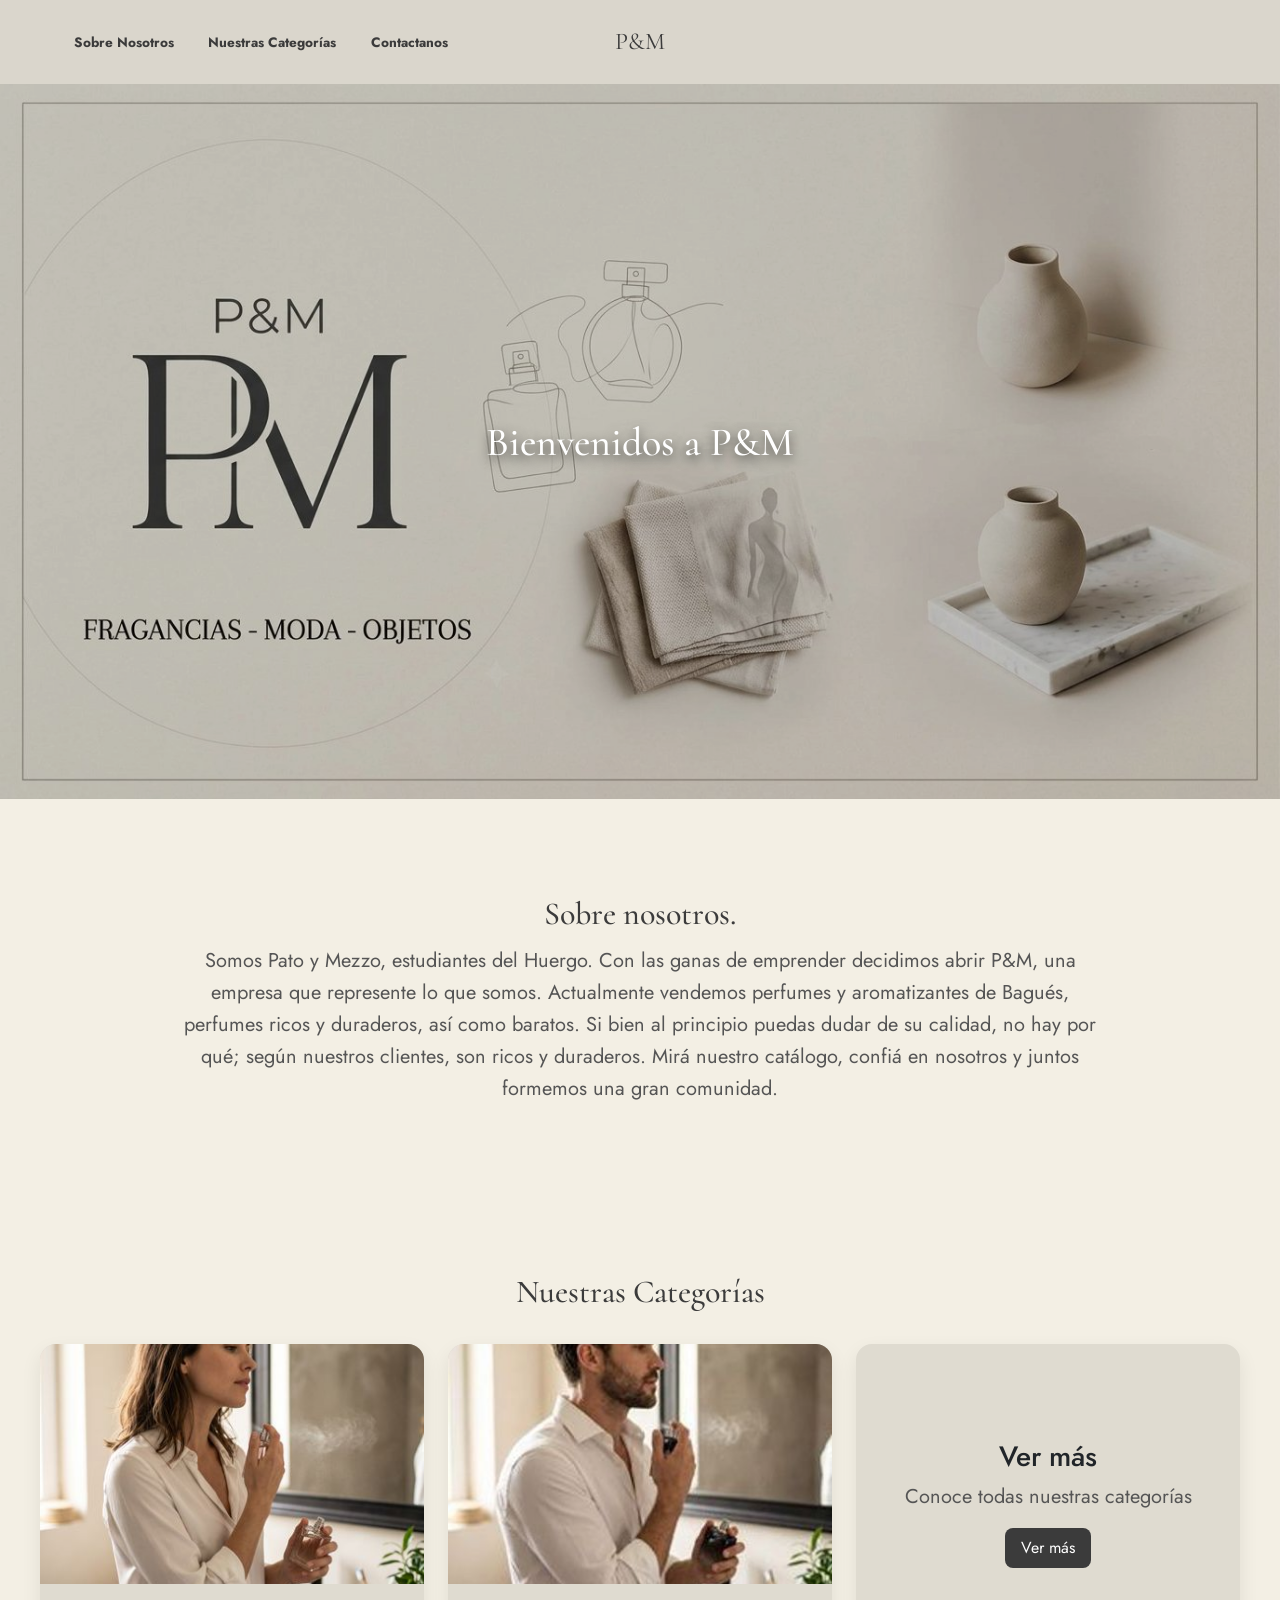
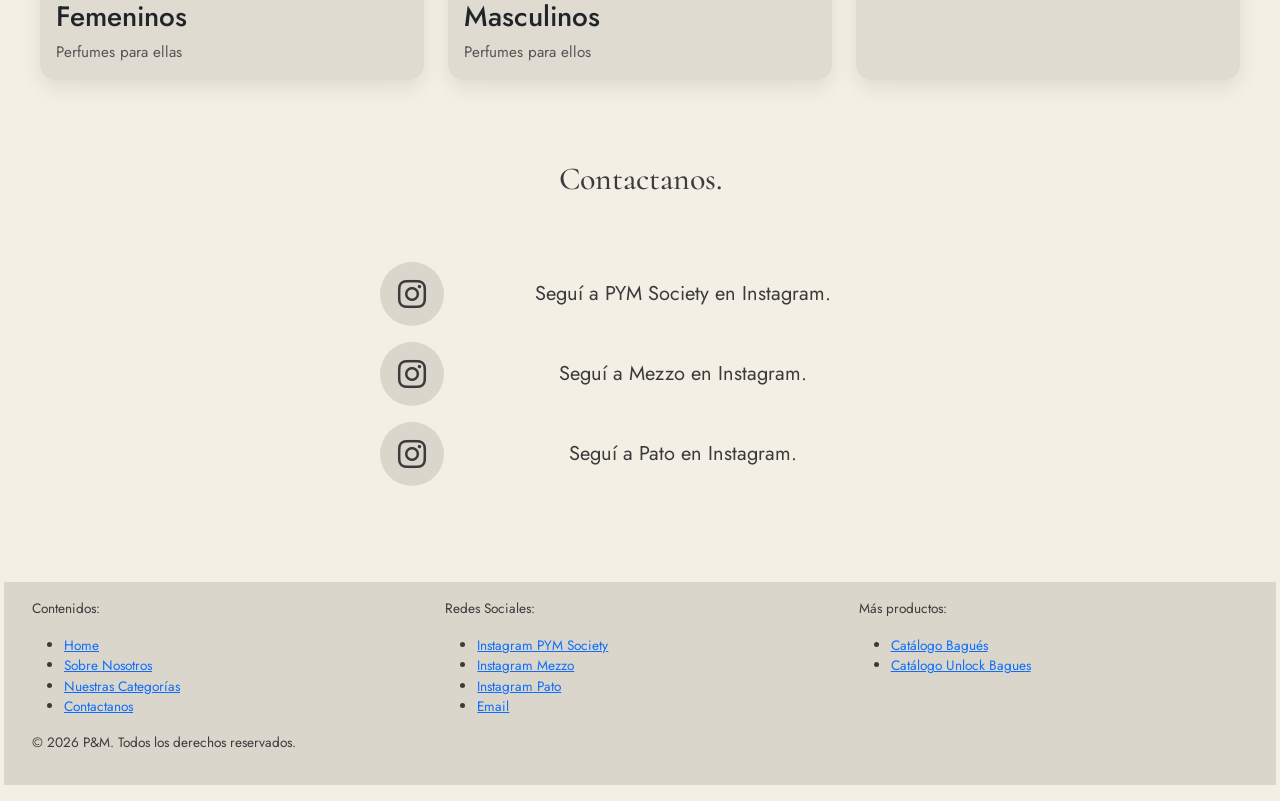
<file: index.html>
<!DOCTYPE html>
<html lang="es">
<head>
    <meta charset="UTF-8">
    <meta name="viewport" content="width=device-width, initial-scale=1.0">
    <meta name="author" content="P&M">
    <link rel="preconnect" href="https://fonts.googleapis.com">
    <link rel="preconnect" href="https://fonts.gstatic.com" crossorigin>
    <link href="https://fonts.googleapis.com/css2?family=Black+Ops+One&family=Cormorant:ital,wght@0,300..700;1,300..700&family=Exo+2:ital,wght@0,100..900;1,100..900&display=swap" rel="stylesheet">
    <link rel="preconnect" href="https://fonts.googleapis.com">
    <link rel="preconnect" href="https://fonts.gstatic.com" crossorigin>
    <link href="https://fonts.googleapis.com/css2?family=Jost:ital,wght@0,100..900;1,100..900&display=swap" rel="stylesheet">
    <link href="https://cdn.jsdelivr.net/npm/bootstrap@5.3.3/dist/css/bootstrap.min.css" rel="stylesheet">
    <link rel="stylesheet" href="https://cdnjs.cloudflare.com/ajax/libs/font-awesome/6.5.2/css/all.min.css">
    <link rel="icon" type="image/x-icon" href="assets/img/empresa/favicon_empresa.ico">
    <link rel="stylesheet" href="assets/style.css">
    <title>P&M</title>
</head>
<body>
    <!--Extraido de Bootstraps, Navbar sin lista-->
    <nav class="navbar navbar-expand-lg barra-navegacion">
        <div class="container-fluid">
            <a class="logo-marca" href="#">P&M</a>
            <button class="navbar-toggler" type="button" data-bs-toggle="collapse" data-bs-target="#navbarNavAltMarkup" aria-controls="navbarNavAltMarkup" aria-expanded="false" aria-label="Toggle navigation">
                <span class="navbar-toggler-icon"></span>
            </button>
            <div class="collapse navbar-collapse justify-content-center" id="navbarNavAltMarkup">
                <div class="navbar-nav">
                    <a class="nav-link" aria-current="page" href="#sobre-nosotros">Sobre Nosotros</a>
                    <a class="nav-link" href="#productos">Nuestras Categorías</a>
                    <a class="nav-link" href="#contactanos">Contactanos</a>
                </div>
            </div>
        </div>
    </nav>
    <!--Fin codigo de Bootstraps-->
    <!--Frase en medio del banner y banner en si-->
    <section class="banner">
        <h1>Bienvenidos a P&M</h1>
        <img src="assets/img/empresa/banner_empresa.jpg" alt="Banner de P&M">
    </section>
    <!--Contenido sobre nosotros-->
    <!--Section sirve para agrupar contenido relacionado con un mismo tema, es una etiqueta semántica-->
    <section class="seccion-sobre-nosotros" id="sobre-nosotros"> <!--Le asignamos la clase y el id para usar en la barra de navegacion-->
        <h2>Sobre nosotros.</h2>
        <p>Somos Pato y Mezzo, estudiantes del Huergo. Con las ganas de emprender decidimos abrir P&M, una empresa que represente lo que somos. Actualmente vendemos perfumes y aromatizantes de Bagués, perfumes ricos y duraderos, así como baratos. Si bien al principio puedas dudar de su calidad, no hay por qué; según nuestros clientes, son ricos y duraderos. Mirá nuestro catálogo, confiá en nosotros y juntos formemos una gran comunidad.</p>
    </section>
    <!--Iniciamos otra seccion para un nuevo tema: los productos-->
    <section class="seccion-productos" id="productos">
        <h2>Nuestras Categorías</h2>
            <div class="cuadricula-productos">
                <!--La etiqueta article representa un elemento independiente y reutilizable en la página, si llevas eso a otra pagina funcionaria igual-->
                <article class="tarjeta-producto">
                    <a href="pages/femeninos.html">
                        <img src="assets/img/femeninos/portada_home.jpg" alt="Categoria Femenina" height="390" width="245">
                        <div class="info-producto">
                            <h3>Femeninos</h3>
                            <p>Perfumes para ellas</p>
                        </div>
                    </a>
                </article>
                <article class="tarjeta-producto">
                    <a href="pages/masculinos.html">
                        <img src="assets/img/masculinos/portada_home.jpg" alt="Categoria Masculina" height="390" width="245">
                        <div class="info-producto">
                            <h3>Masculinos</h3>
                            <p>Perfumes para ellos</p>
                        </div>
                    </a>
                </article>
                <article class="tarjeta-mas-info">
                    <div class="texto-mas-info">
                        <h3>Ver más</h3>
                        <p>Conoce todas nuestras categorías</p>
                        <a href="pages/categorias.html" class="boton-mas">Ver más</a>
                    </div>
                </article>
            </div>
    </section>
    <section id="contactanos">
        <h2>Contactanos.</h2>
        <ul class="redes-sociales">
            <li class="redes-sociales-item">
                <a class="logo-red-social" href="https://www.instagram.com/pym.society/" aria-label="Instagram" target="_blank">
                <i class="fa-brands fa-instagram" aria-hidden="true"></i>
                </a>
                <p>Seguí a PYM Society en Instagram.</p>
            </li>
            <li class="redes-sociales-item">
                <a class="logo-red-social" href="https://www.instagram.com/jhmezzo/" aria-label="Instagram" target="_blank">
                <i class="fa-brands fa-instagram" aria-hidden="true"></i>
                </a>
                <p>Seguí a Mezzo en Instagram.</p>
            </li>
            <li class="redes-sociales-item">
                <a class="logo-red-social" href="https://www.instagram.com/patootursi/" aria-label="Instagram" target="_blank">
                <i class="fa-brands fa-instagram" aria-hidden="true"></i>
                </a>
                <p>Seguí a Pato en Instagram.</p>
            </li>
        </ul> 
        <p></p>
    </section>
    <script src="https://cdn.jsdelivr.net/npm/bootstrap@5.3.3/dist/js/bootstrap.bundle.min.js"></script>
    <footer>
        <div class="container-fluid">
            <div class="row contenido-footer">
                <div class="col-4">
                    <p>Contenidos:</p>
                    <ul>
                        <li><a href="#">Home</a></li>
                        <li><a href="#sobre-nosotros">Sobre Nosotros</a></li>
                        <li><a href="#productos">Nuestras Categorías</a></li>
                        <li><a href="#contactanos">Contactanos</a></li>
                    </ul>
                    <p>&copy; 2026 P&M. Todos los derechos reservados.</p>
                </div>
                <div class="col-4">
                    <p>Redes Sociales:</p>
                    <ul>
                        <li><a href="https://www.instagram.com/pym.society/" target="_blank">Instagram PYM Society</a></li>
                        <li><a href="https://www.instagram.com/jhmezzo/" target="_blank">Instagram Mezzo</a></li>
                        <li><a href="https://www.instagram.com/patootursi/" target="_blank">Instagram Pato</a></li>
                        <li><a href="mailto:pym.socios.26@gmail.com" target="_blank">Email</a></li>
                    </ul>
                </div>
                <div class="col-4">
                    <p>Más productos:</p>
                    <ul>
                        <li><a href="https://catalogo.bagues.net/C1126/page/1">Catálogo Bagués</a></li>
                        <li><a href="https://catalogo.bagues.net/unlock-C1126/page/1">Catálogo Unlock Bagues</a></li>
                    </ul>
                </div> 
            </div>
        </div>
    </footer>
</body>
</html>
</file>
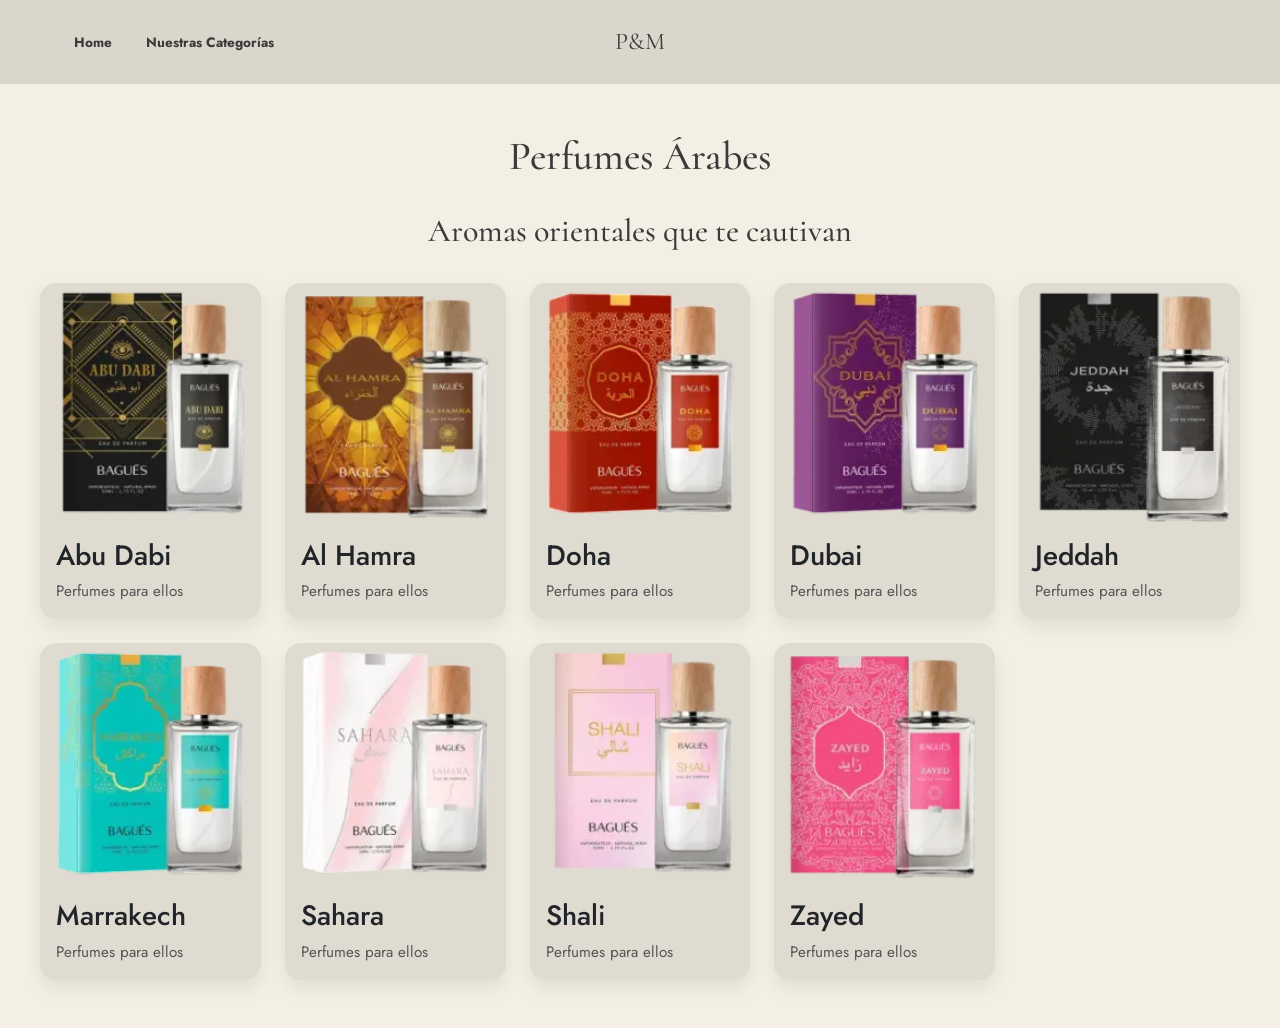
<file: pages/arabes.html>
<!DOCTYPE html>
<html lang="es">
<head>
    <meta charset="UTF-8">
    <meta name="viewport" content="width=device-width, initial-scale=1.0">
    <meta name="author" content="P&M">
    <link rel="preconnect" href="https://fonts.googleapis.com">
    <link rel="preconnect" href="https://fonts.gstatic.com" crossorigin>
    <link href="https://fonts.googleapis.com/css2?family=Black+Ops+One&family=Cormorant:ital,wght@0,300..700;1,300..700&family=Exo+2:ital,wght@0,100..900;1,100..900&display=swap" rel="stylesheet">
    <link rel="preconnect" href="https://fonts.googleapis.com">
    <link rel="preconnect" href="https://fonts.gstatic.com" crossorigin>
    <link href="https://fonts.googleapis.com/css2?family=Jost:ital,wght@0,100..900;1,100..900&display=swap" rel="stylesheet">
    <link href="https://cdn.jsdelivr.net/npm/bootstrap@5.3.3/dist/css/bootstrap.min.css" rel="stylesheet">
    <link rel="stylesheet" href="https://cdnjs.cloudflare.com/ajax/libs/font-awesome/6.5.2/css/all.min.css">
    <link rel="icon" type="image/x-icon" href="../assets/img/empresa/favicon_empresa.ico">
    <link rel="stylesheet" href="../assets/style.css">
    <title>P&M</title>
</head>
<body>
    <!--Extraido de Bootstraps, Navbar sin lista-->
    <nav class="navbar navbar-expand-lg barra-navegacion">
        <div class="container-fluid">
            <a class="logo-marca" href="#">P&M</a>
            <button class="navbar-toggler" type="button" data-bs-toggle="collapse" data-bs-target="#navbarNavAltMarkup" aria-controls="navbarNavAltMarkup" aria-expanded="false" aria-label="Toggle navigation">
                <span class="navbar-toggler-icon"></span>
            </button>
            <div class="collapse navbar-collapse justify-content-center" id="navbarNavAltMarkup">
                <div class="navbar-nav">
                    <a class="nav-link" aria-current="page" href="../index.html">Home</a>
                    <a class="nav-link" aria-current="page" href="categorias.html">Nuestras Categorías</a>
                </div>
            </div>
        </div>
    </nav>
    <section class="seccion-productos" id="productos">
        <h1>Perfumes Árabes</h1>
        <h2>Aromas orientales que te cautivan</h2>
        <div class="cuadricula-productos">
            <article class="tarjeta-producto">
                <img src="../assets/img/arabes/abu_dabi.webp" alt="Perfume Abu Dabi" height="250" width="220">
                <div class="info-producto">
                    <h3>Abu Dabi</h3>
                    <p>Perfumes para ellos</p>
                </div>
            </article>
            <article class="tarjeta-producto">
                <img src="../assets/img/arabes/al_hamra.webp" alt="Perfume Al Hamra" height="250" width="220">
                <div class="info-producto">
                    <h3>Al Hamra</h3>
                    <p>Perfumes para ellos</p>
                </div>
            </article>
            <article class="tarjeta-producto">
                <img src="../assets/img/arabes/doha.webp" alt="Perfume Doha" height="250" width="220">
                <div class="info-producto">
                    <h3>Doha</h3>
                    <p>Perfumes para ellos</p>
                </div>
            </article>
            <article class="tarjeta-producto">
                <img src="../assets/img/arabes/dubai.webp" alt="Perfume Dubai" height="250" width="220">
                <div class="info-producto">
                    <h3>Dubai</h3>
                    <p>Perfumes para ellos</p>
                </div>
            </article>
            <article class="tarjeta-producto">
                <img src="../assets/img/arabes/jeddah.webp" alt="Perfume Jeddah" height="250" width="220">
                <div class="info-producto">
                    <h3>Jeddah</h3>
                    <p>Perfumes para ellos</p>
                </div>
            </article>
            <article class="tarjeta-producto">
                <img src="../assets/img/arabes/marrakech.webp" alt="Perfume Marrakech" height="250" width="220">
                <div class="info-producto">
                    <h3>Marrakech</h3>
                    <p>Perfumes para ellos</p>
                </div>
            </article>
            <article class="tarjeta-producto">
                <img src="../assets/img/arabes/sahara.webp" alt="Perfume Sahara" height="250" width="220">
                <div class="info-producto">
                    <h3>Sahara</h3>
                    <p>Perfumes para ellos</p>
                </div>
            </article>
            <article class="tarjeta-producto">
                <img src="../assets/img/arabes/shali.webp" alt="Perfume Shali" height="250" width="220">
                <div class="info-producto">
                    <h3>Shali</h3>
                    <p>Perfumes para ellos</p>
                </div>
            </article>
            <article class="tarjeta-producto">
                <img src="../assets/img/arabes/zayed.webp" alt="Perfume Zayed" height="250" width="220">
                <div class="info-producto">
                    <h3>Zayed</h3>
                    <p>Perfumes para ellos</p>
                </div>
            </article>
        </div>
    </section>
    <script src="https://cdn.jsdelivr.net/npm/bootstrap@5.3.3/dist/js/bootstrap.bundle.min.js"></script>
</body>
</html>
</file>
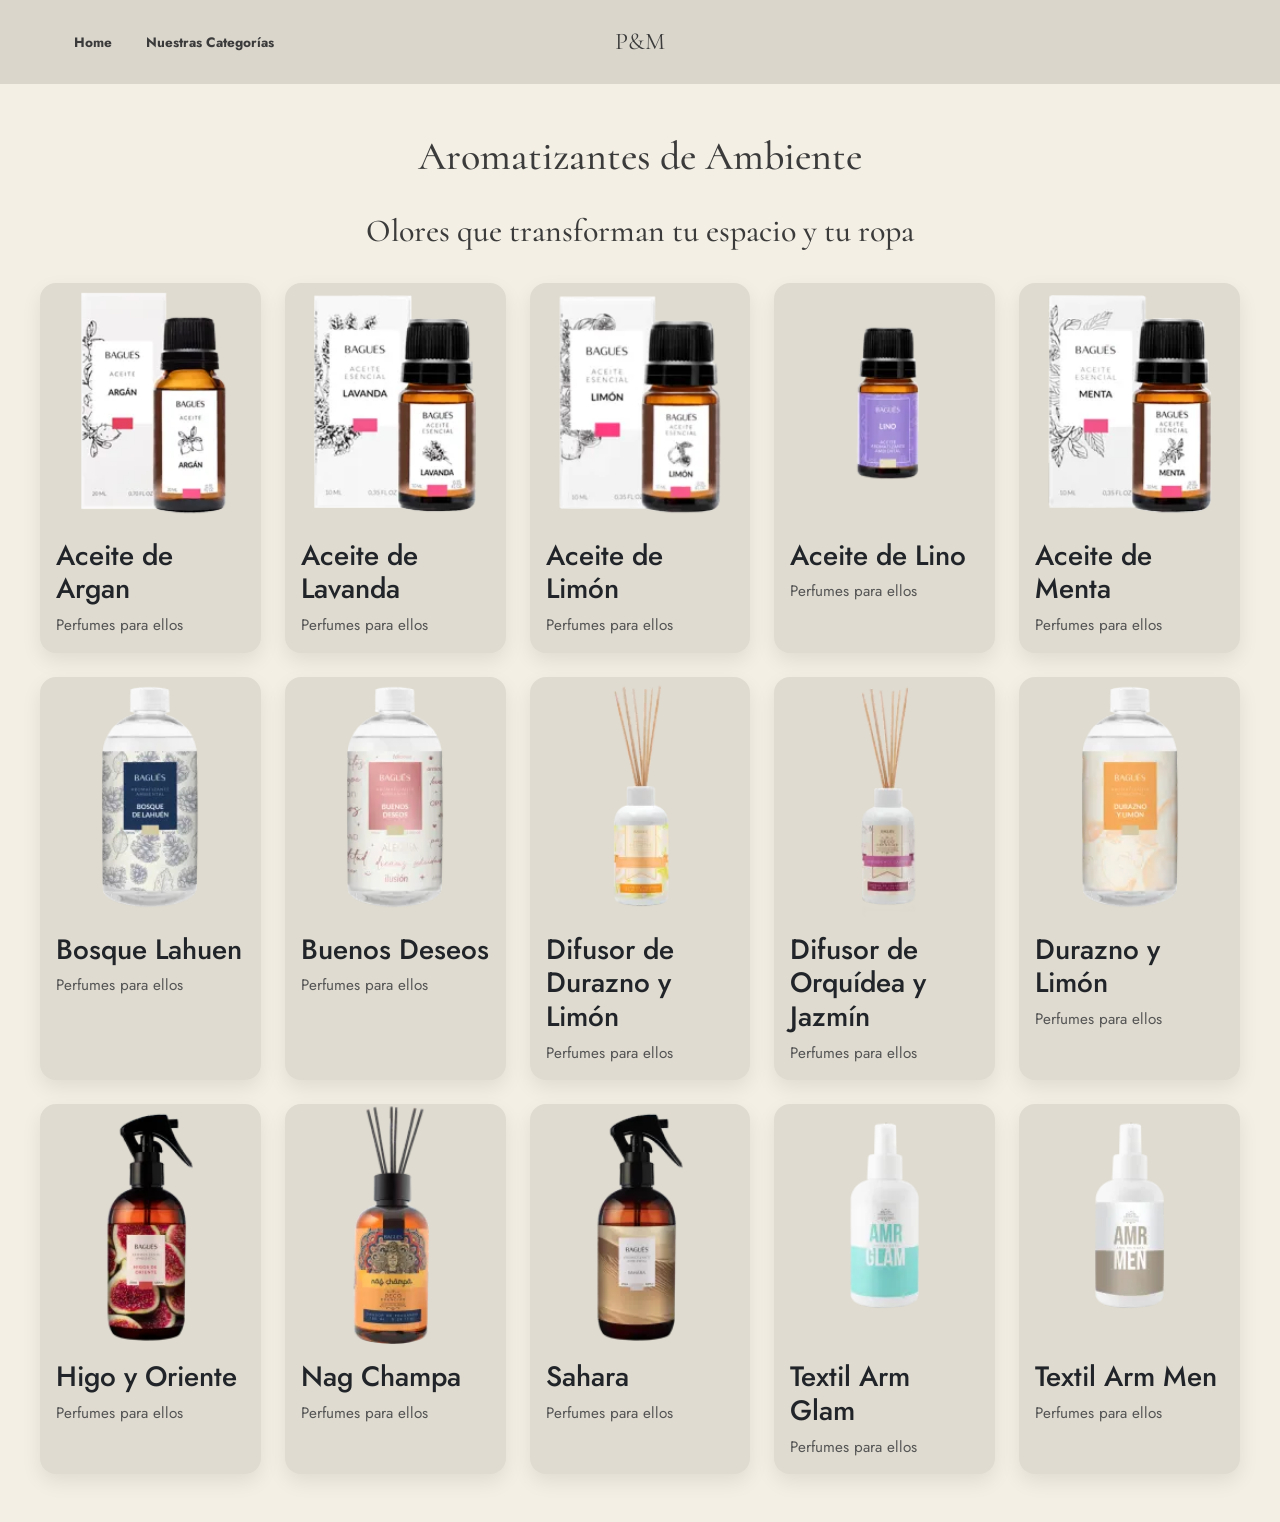
<file: pages/aromatizantes.html>
<!DOCTYPE html>
<html lang="es">
<head>
    <meta charset="UTF-8">
    <meta name="viewport" content="width=device-width, initial-scale=1.0">
    <meta name="author" content="P&M">
    <link rel="preconnect" href="https://fonts.googleapis.com">
    <link rel="preconnect" href="https://fonts.gstatic.com" crossorigin>
    <link href="https://fonts.googleapis.com/css2?family=Black+Ops+One&family=Cormorant:ital,wght@0,300..700;1,300..700&family=Exo+2:ital,wght@0,100..900;1,100..900&display=swap" rel="stylesheet">
    <link rel="preconnect" href="https://fonts.googleapis.com">
    <link rel="preconnect" href="https://fonts.gstatic.com" crossorigin>
    <link href="https://fonts.googleapis.com/css2?family=Jost:ital,wght@0,100..900;1,100..900&display=swap" rel="stylesheet">
    <link href="https://cdn.jsdelivr.net/npm/bootstrap@5.3.3/dist/css/bootstrap.min.css" rel="stylesheet">
    <link rel="stylesheet" href="https://cdnjs.cloudflare.com/ajax/libs/font-awesome/6.5.2/css/all.min.css">
    <link rel="icon" type="image/x-icon" href="../assets/img/empresa/favicon_empresa.ico">
    <link rel="stylesheet" href="../assets/style.css">
    <title>P&M</title>
</head>
<body>
    <!--Extraido de Bootstraps, Navbar sin lista-->
    <nav class="navbar navbar-expand-lg barra-navegacion">
        <div class="container-fluid">
            <a class="logo-marca" href="#">P&M</a>
            <button class="navbar-toggler" type="button" data-bs-toggle="collapse" data-bs-target="#navbarNavAltMarkup" aria-controls="navbarNavAltMarkup" aria-expanded="false" aria-label="Toggle navigation">
                <span class="navbar-toggler-icon"></span>
            </button>
            <div class="collapse navbar-collapse justify-content-center" id="navbarNavAltMarkup">
                <div class="navbar-nav">
                    <a class="nav-link" aria-current="page" href="../index.html">Home</a>
                    <a class="nav-link" aria-current="page" href="categorias.html">Nuestras Categorías</a>
                </div>
            </div>
        </div>
    </nav>
    <section class="seccion-productos" id="productos">
        <h1>Aromatizantes de Ambiente</h1>
        <h2>Olores que transforman tu espacio y tu ropa</h2>
        <div class="cuadricula-productos">
            <article class="tarjeta-producto">
                <img src="../assets/img/aromatizantes/aceite_argan.webp" alt="Aceite aromatizante de Argan" height="250" width="220">
                <div class="info-producto">
                    <h3>Aceite de Argan</h3>
                    <p>Perfumes para ellos</p>
                </div>
            </article>
            <article class="tarjeta-producto">
                <img src="../assets/img/aromatizantes/aceite_lavanda.webp" alt="Aceite aromatizante de Lavanda" height="250" width="220">
                <div class="info-producto">
                    <h3>Aceite de Lavanda</h3>
                    <p>Perfumes para ellos</p>
                </div>
            </article>
            <article class="tarjeta-producto">
                <img src="../assets/img/aromatizantes/aceite_limon.webp" alt="Aceite aromatizante de Limón" height="250" width="220">
                <div class="info-producto">
                    <h3>Aceite de Limón</h3>
                    <p>Perfumes para ellos</p>
                </div>
            </article>
            <article class="tarjeta-producto">
                <img src="../assets/img/aromatizantes/aceite_lino.webp" alt="Aceite aromatizante de Lino" height="250" width="220">
                <div class="info-producto">
                    <h3>Aceite de Lino</h3>
                    <p>Perfumes para ellos</p>
                </div>
            </article>
            <article class="tarjeta-producto">
                <img src="../assets/img/aromatizantes/aceite_menta.webp" alt="Aceite aromatizante de Menta" height="250" width="220">
                <div class="info-producto">
                    <h3>Aceite de Menta</h3>
                    <p>Perfumes para ellos</p>
                </div>
            </article>
            <article class="tarjeta-producto">
                <img src="../assets/img/aromatizantes/bosque_lahuen.webp" alt="Aromatizante de Bosque Lahuen" height="250" width="220">
                <div class="info-producto">
                    <h3>Bosque Lahuen</h3>
                    <p>Perfumes para ellos</p>
                </div>
            </article>
            <article class="tarjeta-producto">
                <img src="../assets/img/aromatizantes/buenos_deseos.webp" alt="Aromatizante de Buenos Deseos" height="250" width="220">
                <div class="info-producto">
                    <h3>Buenos Deseos</h3>
                    <p>Perfumes para ellos</p>
                </div>
            </article>
            <article class="tarjeta-producto">
                <img src="../assets/img/aromatizantes/difusor_duraznoylimon.webp" alt="Aromatizante en Difusor de Durazno y Limón" height="250" width="220">
                <div class="info-producto">
                    <h3>Difusor de Durazno y Limón</h3>
                    <p>Perfumes para ellos</p>
                </div>
            </article>
            <article class="tarjeta-producto">
                <img src="../assets/img/aromatizantes/difusor_orquideayjazmin.webp" alt="Aromatizante en Difusor de Orquídea y Jazmín" height="250" width="220">
                <div class="info-producto">
                    <h3>Difusor de Orquídea y Jazmín</h3>
                    <p>Perfumes para ellos</p>
                </div>
            </article>
            <article class="tarjeta-producto">
                <img src="../assets/img/aromatizantes/durazno_limon.webp" alt="Aromatizante de Durazno y Limón" height="250" width="220">
                <div class="info-producto">
                    <h3>Durazno y Limón</h3>
                    <p>Perfumes para ellos</p>
                </div>
            </article>
            <article class="tarjeta-producto">
                <img src="../assets/img/aromatizantes/higo_oriente.webp" alt="Aromatizante de Higo y Oriente" height="250" width="220">
                <div class="info-producto">
                    <h3>Higo y Oriente</h3>
                    <p>Perfumes para ellos</p>
                </div>
            </article>
            <article class="tarjeta-producto">
                <img src="../assets/img/aromatizantes/nag_champa.webp" alt="Aromatizante de Nag Champa" height="250" width="220">
                <div class="info-producto">
                    <h3>Nag Champa</h3>
                    <p>Perfumes para ellos</p>
                </div>
            </article>
            <article class="tarjeta-producto">
                <img src="../assets/img/aromatizantes/sahara_aromatizante.webp" alt="Aromatizante de Sahara" height="250" width="220">
                <div class="info-producto">
                    <h3>Sahara</h3>
                    <p>Perfumes para ellos</p>
                </div>
            </article>
            <article class="tarjeta-producto">
                <img src="../assets/img/aromatizantes/textil_amrglam.webp" alt="Aromatizante textil Arm Glam" height="250" width="220">
                <div class="info-producto">
                    <h3>Textil Arm Glam</h3>
                    <p>Perfumes para ellos</p>
                </div>
            </article>
            <article class="tarjeta-producto">
                <img src="../assets/img/aromatizantes/textil_amrmen.webp" alt="Aromatizante textil Arm Men" height="250" width="220">
                <div class="info-producto">
                    <h3>Textil Arm Men</h3>
                    <p>Perfumes para ellos</p>
                </div>
            </article>
        </div>
    </section>
    <script src="https://cdn.jsdelivr.net/npm/bootstrap@5.3.3/dist/js/bootstrap.bundle.min.js"></script>
</body>
</html>
</file>
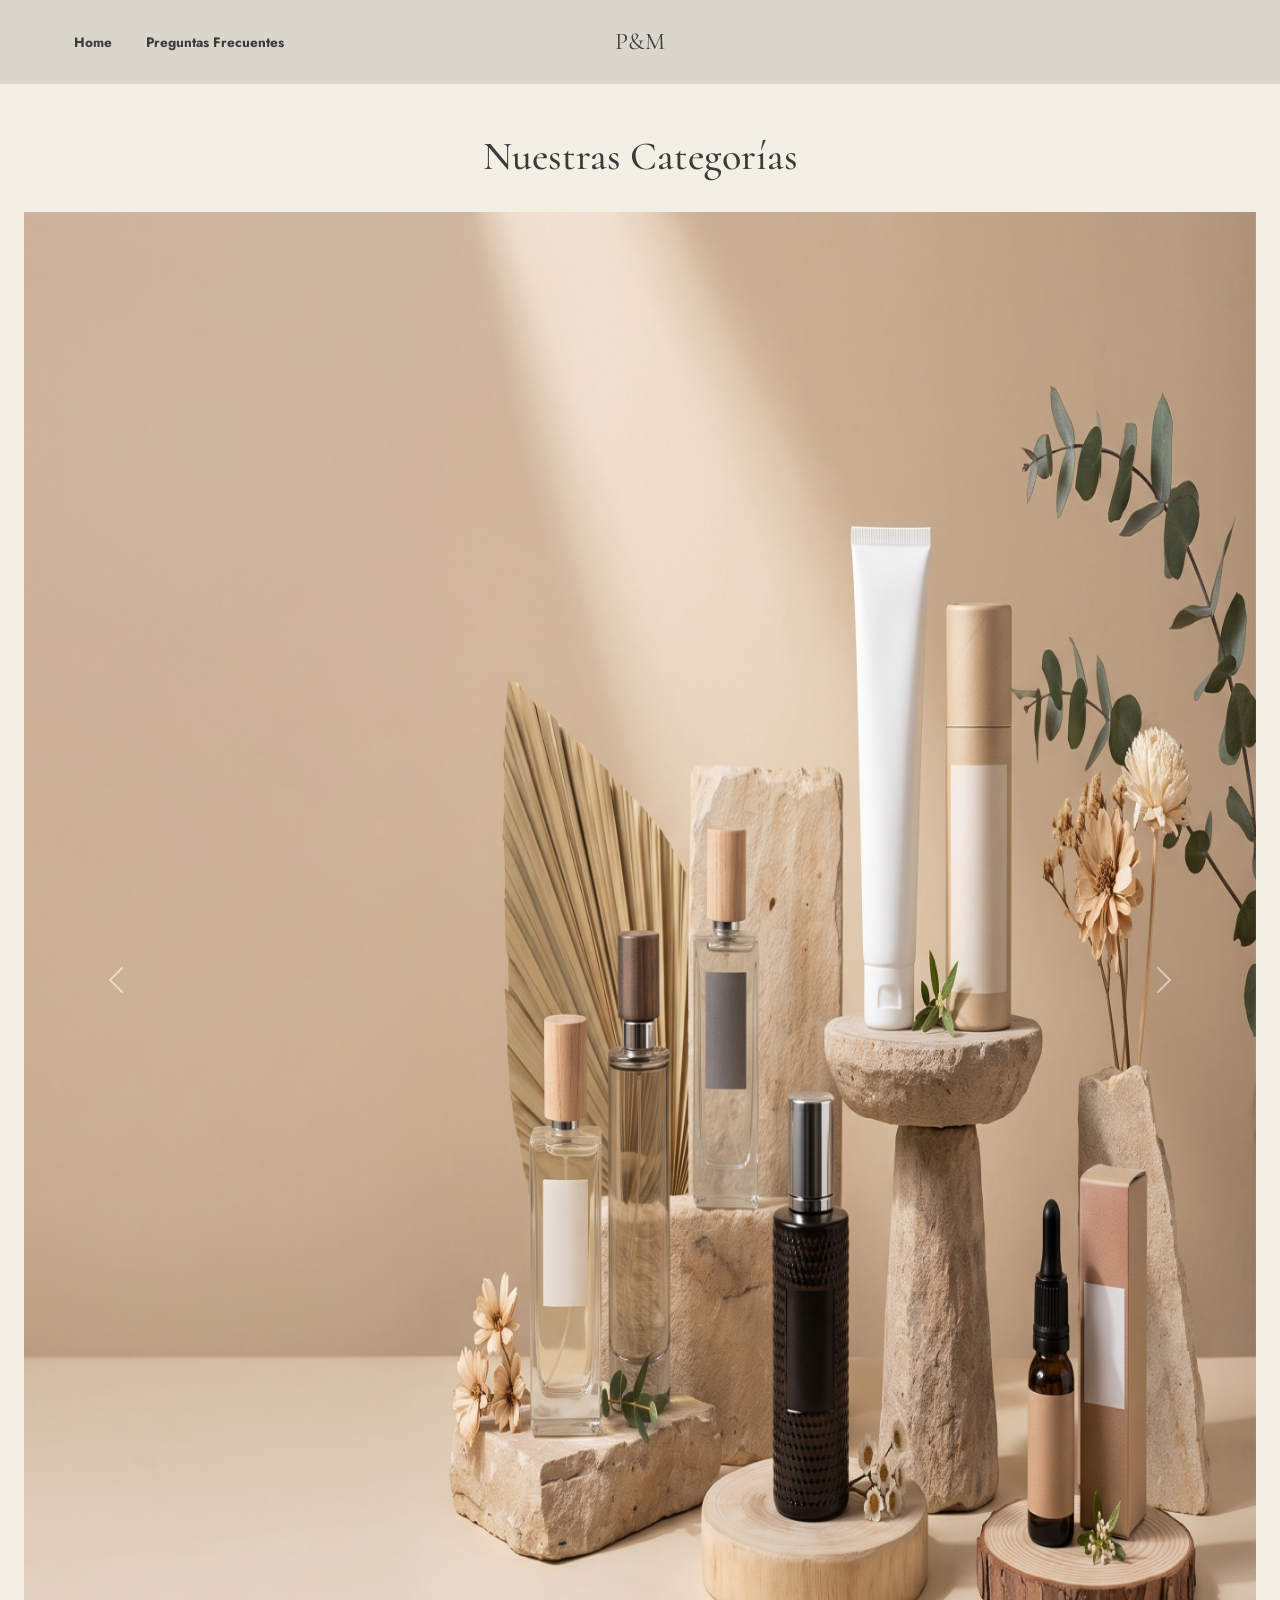
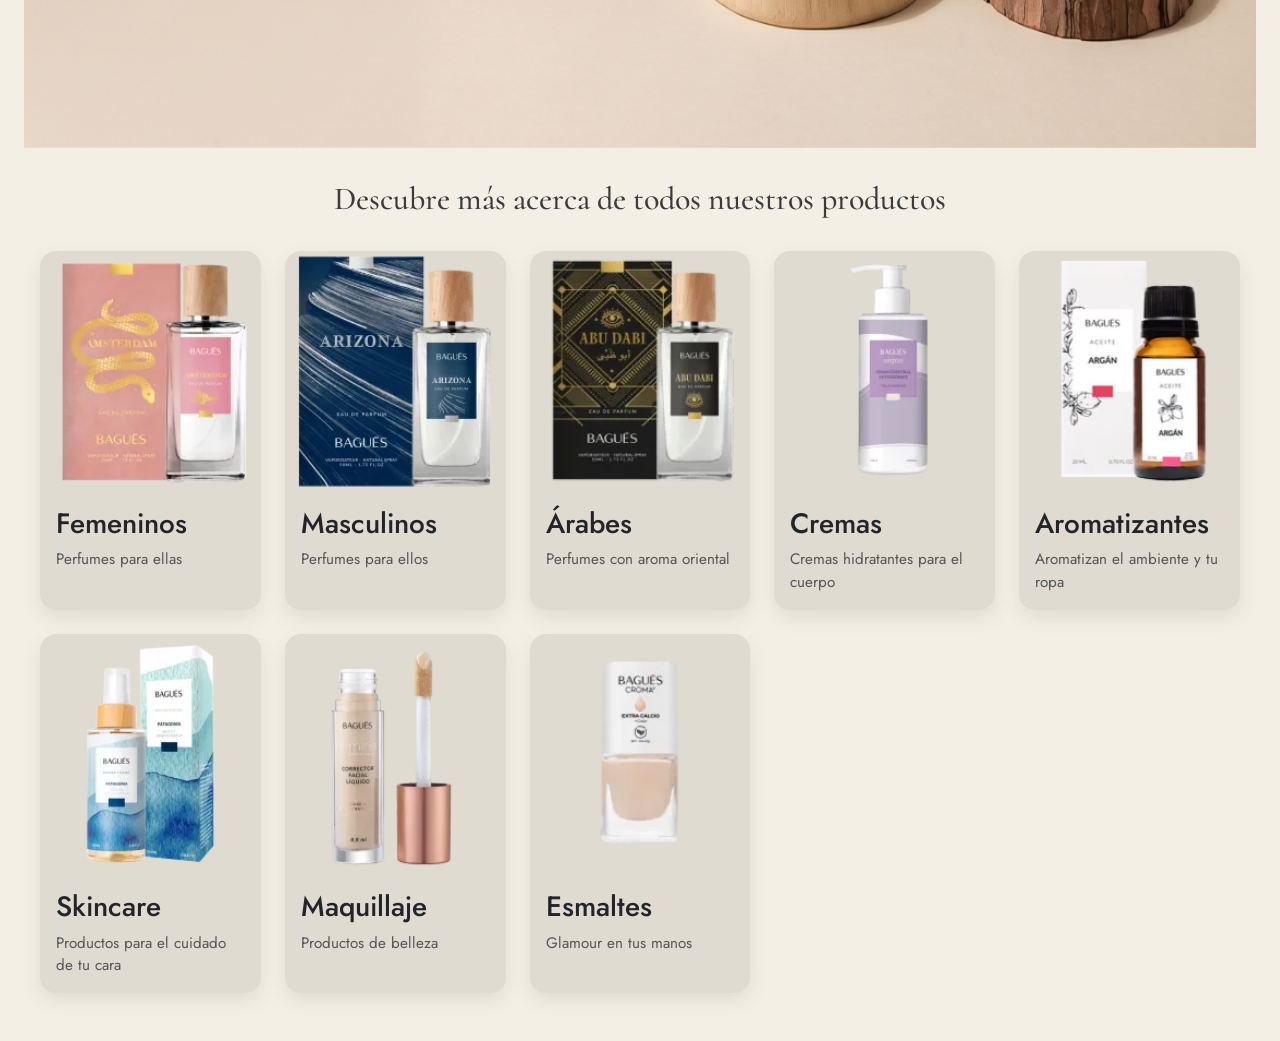
<file: pages/categorias.html>
<!DOCTYPE html>
<html lang="es">
<head>
    <meta charset="UTF-8">
    <meta name="viewport" content="width=device-width, initial-scale=1.0">
    <meta name="author" content="P&M">
    <link rel="preconnect" href="https://fonts.googleapis.com">
    <link rel="preconnect" href="https://fonts.gstatic.com" crossorigin>
    <link href="https://fonts.googleapis.com/css2?family=Black+Ops+One&family=Cormorant:ital,wght@0,300..700;1,300..700&family=Exo+2:ital,wght@0,100..900;1,100..900&display=swap" rel="stylesheet">
    <link rel="preconnect" href="https://fonts.googleapis.com">
    <link rel="preconnect" href="https://fonts.gstatic.com" crossorigin>
    <link href="https://fonts.googleapis.com/css2?family=Jost:ital,wght@0,100..900;1,100..900&display=swap" rel="stylesheet">
    <link href="https://cdn.jsdelivr.net/npm/bootstrap@5.3.3/dist/css/bootstrap.min.css" rel="stylesheet">
    <link rel="stylesheet" href="https://cdnjs.cloudflare.com/ajax/libs/font-awesome/6.5.2/css/all.min.css">
    <link rel="icon" type="image/x-icon" href="../assets/img/empresa/favicon_empresa.ico">
    <link rel="stylesheet" href="../assets/style.css">
    <title>P&M</title>
</head>
<body>
    <!--Extraido de Bootstraps, Navbar sin lista-->
    <nav class="navbar navbar-expand-lg barra-navegacion">
        <div class="container-fluid">
            <a class="logo-marca" href="#">P&M</a>
            <button class="navbar-toggler" type="button" data-bs-toggle="collapse" data-bs-target="#navbarNavAltMarkup" aria-controls="navbarNavAltMarkup" aria-expanded="false" aria-label="Toggle navigation">
                <span class="navbar-toggler-icon"></span>
            </button>
            <div class="collapse navbar-collapse justify-content-center" id="navbarNavAltMarkup">
                <div class="navbar-nav">
                    <a class="nav-link" aria-current="page" href="../index.html">Home</a>
                    <a class="nav-link" aria-current="page" href="../pages/preguntas.html">Preguntas Frecuentes</a>
                </div>
            </div>
        </div>
    </nav>
    <section class="seccion-productos" id="productos">
        <h1>Nuestras Categorías</h1>
        <div id="carouselExampleInterval" class="carousel slide" data-bs-ride="carousel">
            <div class="carousel-inner">
                <div class="carousel-item active" data-bs-interval="10000">
                <img src="../assets/img/slide_cat/imagen1.jpg" height="1536" width="2500" class="d-block w-100" alt="vista previa de algunos productos">
                </div>
                <div class="carousel-item" data-bs-interval="10000">
                <img src="../assets/img/slide_cat/imagen2.jpg" height="1536" width="2752" class="d-block w-100" alt="vista previa de algunos productos">
                </div>
                <div class="carousel-item" data-bs-interval="10000">
                <img src="../assets/img/slide_cat/imagen3.jpg" height="1536" width="2752" class="d-block w-100" alt="vista previa de algunos productos">
                </div>
            </div>
            <button class="carousel-control-prev" type="button" data-bs-target="#carouselExampleInterval" data-bs-slide="prev">
                <span class="carousel-control-prev-icon" aria-hidden="true"></span>
                <span class="visually-hidden">Previous</span>
            </button>
            <button class="carousel-control-next" type="button" data-bs-target="#carouselExampleInterval" data-bs-slide="next">
                <span class="carousel-control-next-icon" aria-hidden="true"></span>
                <span class="visually-hidden">Next</span>
            </button>
        </div>
        <h2>Descubre más acerca de todos nuestros productos</h2>
        <div class="cuadricula-productos">
            <!--La etiqueta article representa un elemento independiente y reutilizable en la página, si llevas eso a otra pagina funcionaria igual-->
            <article class="tarjeta-producto">
                <a href="../pages/femeninos.html">
                    <div class="carousel slide" data-bs-ride="carousel">
                        <div class="carousel-inner">
                            <div class="carousel-item active" data-bs-interval="5000">
                                <img src="../assets/img/femeninos/amsterdam.webp" height="250" width="220" class="d-block w-100" alt="categoria femeninos">
                            </div>
                            <div class="carousel-item" data-bs-interval="5000">
                                <img src="../assets/img/femeninos/atenas.webp" height="250" width="220" class="d-block w-100" alt="categoria femeninos">
                            </div>
                            <div class="carousel-item" data-bs-interval="5000">
                                <img src="../assets/img/femeninos/bangkok.webp" height="250" width="220" class="d-block w-100" alt="categoria femeninos">
                            </div>
                            <div class="carousel-item" data-bs-interval="5000">
                                <img src="../assets/img/femeninos/charlotte.webp" height="250" width="220" class="d-block w-100" alt="categoria femeninos">
                            </div>
                            <div class="carousel-item" data-bs-interval="5000">
                                <img src="../assets/img/femeninos/creta.webp" height="250" width="220" class="d-block w-100" alt="categoria femeninos">
                            </div>
                            <div class="carousel-item" data-bs-interval="5000">
                                <img src="../assets/img/femeninos/ginebra.webp" height="250" width="220" class="d-block w-100" alt="categoria femeninos">
                            </div>
                            <div class="carousel-item" data-bs-interval="5000">
                                <img src="../assets/img/femeninos/milan.webp" height="250" width="220" class="d-block w-100" alt="categoria femeninos">
                            </div>
                            <div class="carousel-item" data-bs-interval="5000">
                                <img src="../assets/img/femeninos/paris.webp" height="250" width="220" class="d-block w-100" alt="categoria femeninos">
                            </div>
                            <div class="carousel-item" data-bs-interval="5000">
                                <img src="../assets/img/femeninos/prades.webp" height="250" width="220" class="d-block w-100" alt="categoria femeninos">
                            </div>
                            <div class="carousel-item" data-bs-interval="5000">
                                <img src="../assets/img/femeninos/shangai.webp" height="250" width="220" class="d-block w-100" alt="categoria femeninos">
                            </div>
                        </div>
                    </div>
                    <div class="info-producto">
                        <h3>Femeninos</h3>
                        <p>Perfumes para ellas</p>
                    </div>
                </a>
            </article>
            <article class="tarjeta-producto">
                <a href="../pages/masculinos.html">
                    <div class="carousel slide" data-bs-ride="carousel">
                        <div class="carousel-inner">
                            <div class="carousel-item active" data-bs-interval="5000">
                                <img src="../assets/img/masculinos/arizona.webp" class="d-block w-100" alt="categoria masculinos">
                            </div>
                            <div class="carousel-item" data-bs-interval="5000">
                                <img src="../assets/img/masculinos/barcelona.webp" class="d-block w-100" alt="categoria masculinos">
                            </div>
                            <div class="carousel-item" data-bs-interval="5000">
                                <img src="../assets/img/masculinos/detroit.webp" class="d-block w-100" alt="categoria masculinos">
                            </div>
                            <div class="carousel-item" data-bs-interval="5000">
                                <img src="../assets/img/masculinos/esparta.webp" class="d-block w-100" alt="categoria masculinos">
                            </div>
                            <div class="carousel-item" data-bs-interval="5000">
                                <img src="../assets/img/masculinos/esparta_victory.webp" class="d-block w-100" alt="categoria masculinos">
                            </div>
                            <div class="carousel-item" data-bs-interval="5000">
                                <img src="../assets/img/masculinos/hawai.webp" class="d-block w-100" alt="categoria masculinos">
                            </div>
                            <div class="carousel-item" data-bs-interval="5000">
                                <img src="../assets/img/masculinos/las_vegas.webp" class="d-block w-100" alt="categoria masculinos">
                            </div>
                            <div class="carousel-item" data-bs-interval="5000">
                                <img src="../assets/img/masculinos/lyon.webp" class="d-block w-100" alt="categoria masculinos">
                            </div>
                            <div class="carousel-item" data-bs-interval="5000">
                                <img src="../assets/img/masculinos/new_york.webp" class="d-block w-100" alt="categoria masculinos">
                            </div>
                            <div class="carousel-item" data-bs-interval="5000">
                                <img src="../assets/img/masculinos/torino.webp" class="d-block w-100" alt="categoria masculinos">
                            </div>
                        </div>
                    </div>
                    <div class="info-producto">
                        <h3>Masculinos</h3>
                        <p>Perfumes para ellos</p>
                    </div>
                </a>
            </article>
            <article class="tarjeta-producto">
                <a href="../pages/arabes.html">
                    <div class="carousel slide" data-bs-ride="carousel">
                        <div class="carousel-inner">
                            <div class="carousel-item active" data-bs-interval="5000">
                                <img src="../assets/img/arabes/abu_dabi.webp" class="d-block w-100" alt="categoria aromatizantes">
                            </div>
                            <div class="carousel-item" data-bs-interval="5000">
                                <img src="../assets/img/arabes/al_hamra.webp" class="d-block w-100" alt="categoria aromatizantes">
                            </div>
                            <div class="carousel-item" data-bs-interval="5000">
                                <img src="../assets/img/arabes/doha.webp" class="d-block w-100" alt="categoria aromatizantes">
                            </div>
                            <div class="carousel-item" data-bs-interval="5000">
                                <img src="../assets/img/arabes/dubai.webp" class="d-block w-100" alt="categoria aromatizantes">
                            </div>
                            <div class="carousel-item" data-bs-interval="5000">
                                <img src="../assets/img/arabes/jeddah.webp" class="d-block w-100" alt="categoria aromatizantes">
                            </div>
                            <div class="carousel-item" data-bs-interval="5000">
                                <img src="../assets/img/arabes/marrakech.webp" class="d-block w-100" alt="categoria aromatizantes">
                            </div>
                            <div class="carousel-item" data-bs-interval="5000">
                                <img src="../assets/img/arabes/sahara.webp" class="d-block w-100" alt="categoria aromatizantes">
                            </div>
                            <div class="carousel-item" data-bs-interval="5000">
                                <img src="../assets/img/arabes/shali.webp" class="d-block w-100" alt="categoria aromatizantes">
                            </div>
                            <div class="carousel-item" data-bs-interval="5000">
                                <img src="../assets/img/arabes/zayed.webp" class="d-block w-100" alt="categoria aromatizantes">
                            </div>
                        </div>
                        <div class="info-producto">
                            <h3>Árabes</h3>
                            <p>Perfumes con aroma oriental</p>
                        </div>
                    </div>
                </a>
            </article>
            <article class="tarjeta-producto">
                <a href="../pages/cremas.html">
                    <div class="carousel slide" data-bs-ride="carousel">
                        <div class="carousel-inner">
                            <div class="carousel-item active" data-bs-interval="5000">
                                <img src="../assets/img/cremas/antioxidante.webp" class="d-block w-100" alt="categoria cremas">
                            </div>
                            <div class="carousel-item" data-bs-interval="5000">
                                <img src="../assets/img/cremas/balsamo.webp" class="d-block w-100" alt="categoria cremas">
                            </div>
                            <div class="carousel-item" data-bs-interval="5000">
                                <img src="../assets/img/cremas/crema_enebro.webp" class="d-block w-100" alt="categoria cremas">
                            </div>
                            <div class="carousel-item" data-bs-interval="5000">
                                <img src="../assets/img/cremas/crema_frutos_rojos.webp" class="d-block w-100" alt="categoria cremas">
                            </div>
                            <div class="carousel-item" data-bs-interval="5000">
                                <img src="../assets/img/cremas/crema_lavanda.webp" class="d-block w-100" alt="categoria cremas">
                            </div>
                            <div class="carousel-item" data-bs-interval="5000">
                                <img src="../assets/img/cremas/crema_tea_tree.webp" class="d-block w-100" alt="categoria cremas">
                            </div>
                            <div class="carousel-item" data-bs-interval="5000">
                                <img src="../assets/img/cremas/crema_tomillo.webp" class="d-block w-100" alt="categoria cremas">
                            </div>
                            <div class="carousel-item" data-bs-interval="5000">
                                <img src="../assets/img/cremas/criogel.webp" class="d-block w-100" alt="categoria cremas">
                            </div>
                            <div class="carousel-item" data-bs-interval="5000">
                                <img src="../assets/img/cremas/humectante.webp" class="d-block w-100" alt="categoria cremas">
                            </div>
                            <div class="carousel-item" data-bs-interval="5000">
                                <img src="../assets/img/cremas/revitalizante.webp" class="d-block w-100" alt="categoria cremas">
                            </div>
                        </div>
                    </div>
                    <div class="info-producto">
                        <h3>Cremas</h3>
                        <p>Cremas hidratantes para el cuerpo</p>
                    </div>
                </a>
            </article>
            <article class="tarjeta-producto">
                <a href="../pages/aromatizantes.html">
                    <div class="carousel slide" data-bs-ride="carousel">
                        <div class="carousel-inner">
                            <div class="carousel-item active" data-bs-interval="5000">
                            <img src="../assets/img/aromatizantes/aceite_argan.webp" class="d-block w-100" alt="categoria aromatizantes">
                            </div>
                            <div class="carousel-item" data-bs-interval="5000">
                            <img src="../assets/img/aromatizantes/aceite_lavanda.webp" class="d-block w-100" alt="categoria aromatizantes">
                            </div>
                            <div class="carousel-item" data-bs-interval="5000">
                            <img src="../assets/img/aromatizantes/aceite_limon.webp" class="d-block w-100" alt="categoria aromatizantes">
                            </div>
                            <div class="carousel-item" data-bs-interval="5000">
                            <img src="../assets/img/aromatizantes/aceite_lino.webp" class="d-block w-100" alt="categoria aromatizantes">
                            </div>
                            <div class="carousel-item" data-bs-interval="5000">
                            <img src="../assets/img/aromatizantes/aceite_menta.webp" class="d-block w-100" alt="categoria aromatizantes">
                            </div>
                            <div class="carousel-item" data-bs-interval="5000">
                            <img src="../assets/img/aromatizantes/bosque_lahuen.webp" class="d-block w-100" alt="categoria aromatizantes">
                            </div>
                            <div class="carousel-item" data-bs-interval="5000">
                            <img src="../assets/img/aromatizantes/difusor_duraznoylimon.webp" class="d-block w-100" alt="categoria aromatizantes">
                            </div>
                            <div class="carousel-item" data-bs-interval="5000">
                            <img src="../assets/img/aromatizantes/buenos_deseos.webp" class="d-block w-100" alt="categoria aromatizantes">
                            </div>
                            <div class="carousel-item" data-bs-interval="5000">
                            <img src="../assets/img/aromatizantes/difusor_duraznoylimon.webp" class="d-block w-100" alt="categoria aromatizantes">
                            </div>
                            <div class="carousel-item" data-bs-interval="5000">
                            <img src="../assets/img/aromatizantes/difusor_orquideayjazmin.webp" class="d-block w-100" alt="categoria aromatizantes">
                            </div>
                            <div class="carousel-item" data-bs-interval="5000">
                            <img src="../assets/img/aromatizantes/durazno_limon.webp" class="d-block w-100" alt="categoria aromatizantes">
                            </div>
                            <div class="carousel-item" data-bs-interval="5000">
                            <img src="../assets/img/aromatizantes/higo_oriente.webp" class="d-block w-100" alt="categoria aromatizantes">
                            </div>
                            <div class="carousel-item" data-bs-interval="5000">
                            <img src="../assets/img/aromatizantes/nag_champa.webp" class="d-block w-100" alt="categoria aromatizantes">
                            </div>
                            <div class="carousel-item" data-bs-interval="5000">
                            <img src="../assets/img/aromatizantes/sahara_aromatizante.webp" class="d-block w-100" alt="categoria aromatizantes">
                            </div>
                            <div class="carousel-item" data-bs-interval="5000">
                            <img src="../assets/img/aromatizantes/textil_amrglam.webp" class="d-block w-100" alt="categoria aromatizantes">
                            </div>
                            <div class="carousel-item" data-bs-interval="5000">
                            <img src="../assets/img/aromatizantes/textil_amrmen.webp" class="d-block w-100" alt="categoria aromatizantes">
                            </div>
                        </div>
                    </div>
                    <div class="info-producto">
                        <h3>Aromatizantes</h3>
                        <p>Aromatizan el ambiente y tu ropa</p>
                    </div>
                </a>
            </article>
            <article class="tarjeta-producto">
                <a href="../pages/skincare.html">
                    <div class="carousel slide" data-bs-ride="carousel">
                        <div class="carousel-inner">
                            <div class="carousel-item active" data-bs-interval="5000">
                                <img src="../assets/img/skincare/bruma_facial.webp" class="d-block w-100" alt="categoria skincare">
                            </div>
                            <div class="carousel-item" data-bs-interval="5000">
                                <img src="../assets/img/skincare/crema_dia.webp" class="d-block w-100" alt="categoria skincare">
                            </div>
                            <div class="carousel-item" data-bs-interval="5000">
                                <img src="../assets/img/skincare/crema_noche.webp" class="d-block w-100" alt="categoria skincare">
                            </div>
                            <div class="carousel-item" data-bs-interval="5000">
                                <img src="../assets/img/skincare/espuma_facial.webp" class="d-block w-100" alt="categoria skincare">
                            </div>
                            <div class="carousel-item" data-bs-interval="5000">
                                <img src="../assets/img/skincare/facial_humectante.webp" class="d-block w-100" alt="categoria skincare">
                            </div>
                            <div class="carousel-item" data-bs-interval="5000">
                                <img src="../assets/img/skincare/leche_desmaquillante.webp" class="d-block w-100" alt="categoria skincare">
                            </div>
                            <div class="carousel-item" data-bs-interval="5000">
                                <img src="../assets/img/skincare/locion_micelar.webp" class="d-block w-100" alt="categoria skincare">
                            </div>
                        </div>
                    </div>
                    <div class="info-producto">
                        <h3>Skincare</h3>
                        <p>Productos para el cuidado de tu cara</p>
                    </div>
                </a>
            </article>
            <article class="tarjeta-producto">
                <a href="../pages/maquillajes.html">
                    <div class="carousel slide" data-bs-ride="carousel">
                        <div class="carousel-inner">
                            <div class="carousel-item active" data-bs-interval="5000">
                                <img src="../assets/img/maquillajes/corrector_claro.webp" class="d-block w-100" alt="categoria maquillaje">
                            </div>
                            <div class="carousel-item" data-bs-interval="5000">
                                <img src="../assets/img/maquillajes/corrector_oscuro.webp" class="d-block w-100" alt="categoria maquillaje">
                            </div>
                            <div class="carousel-item" data-bs-interval="5000">
                                <img src="../assets/img/maquillajes/del_labial_rojo.webp" class="d-block w-100" alt="categoria maquillaje">
                            </div>
                            <div class="carousel-item" data-bs-interval="5000">
                                <img src="../assets/img/maquillajes/labial_rojo.webp" class="d-block w-100" alt="categoria maquillaje">
                            </div>
                            <div class="carousel-item" data-bs-interval="5000">
                                <img src="../assets/img/maquillajes/del_labial_rosa.webp" class="d-block w-100" alt="categoria maquillaje">
                            </div>
                            <div class="carousel-item" data-bs-interval="5000">
                                <img src="../assets/img/maquillajes/labial_rosa.webp" class="d-block w-100" alt="categoria maquillaje">
                            </div>
                            <div class="carousel-item" data-bs-interval="5000">
                                <img src="../assets/img/maquillajes/del_ojos_negro.webp" class="d-block w-100" alt="categoria maquillaje">
                            </div>
                            <div class="carousel-item" data-bs-interval="5000">
                                <img src="../assets/img/maquillajes/pestañas_waterproof.webp" class="d-block w-100" alt="categoria maquillaje">
                            </div>
                        </div>
                    </div>
                    <div class="info-producto">
                        <h3>Maquillaje</h3>
                        <p>Productos de belleza</p>
                    </div>
                </a>
            </article>
            <article class="tarjeta-producto">
                <a href="../pages/esmaltes.html">
                    <div class="carousel slide" data-bs-ride="carousel">
                        <div class="carousel-inner">
                            <div class="carousel-item active" data-bs-interval="5000">
                                <img src="../assets/img/esmaltes/calcio.webp" class="d-block w-100" alt="categoria esmaltes">
                            </div>
                            <div class="carousel-item" data-bs-interval="5000">
                                <img src="../assets/img/esmaltes/coat.webp" class="d-block w-100" alt="categoria esmaltes">
                            </div>
                            <div class="carousel-item" data-bs-interval="5000">
                                <img src="../assets/img/esmaltes/fuerza.webp" class="d-block w-100" alt="categoria esmaltes">
                            </div>
                            <div class="carousel-item" data-bs-interval="5000">
                                <img src="../assets/img/esmaltes/gel_trendy.webp" class="d-block w-100" alt="categoria esmaltes">
                            </div>
                        </div>
                    </div>
                    <div class="info-producto">
                        <h3>Esmaltes</h3>
                        <p>Glamour en tus manos</p>
                    </div>
                </a>
            </article>
        </div>
    </section>
    <script src="https://cdn.jsdelivr.net/npm/bootstrap@5.3.3/dist/js/bootstrap.bundle.min.js"></script>
</body>
</html>
</file>
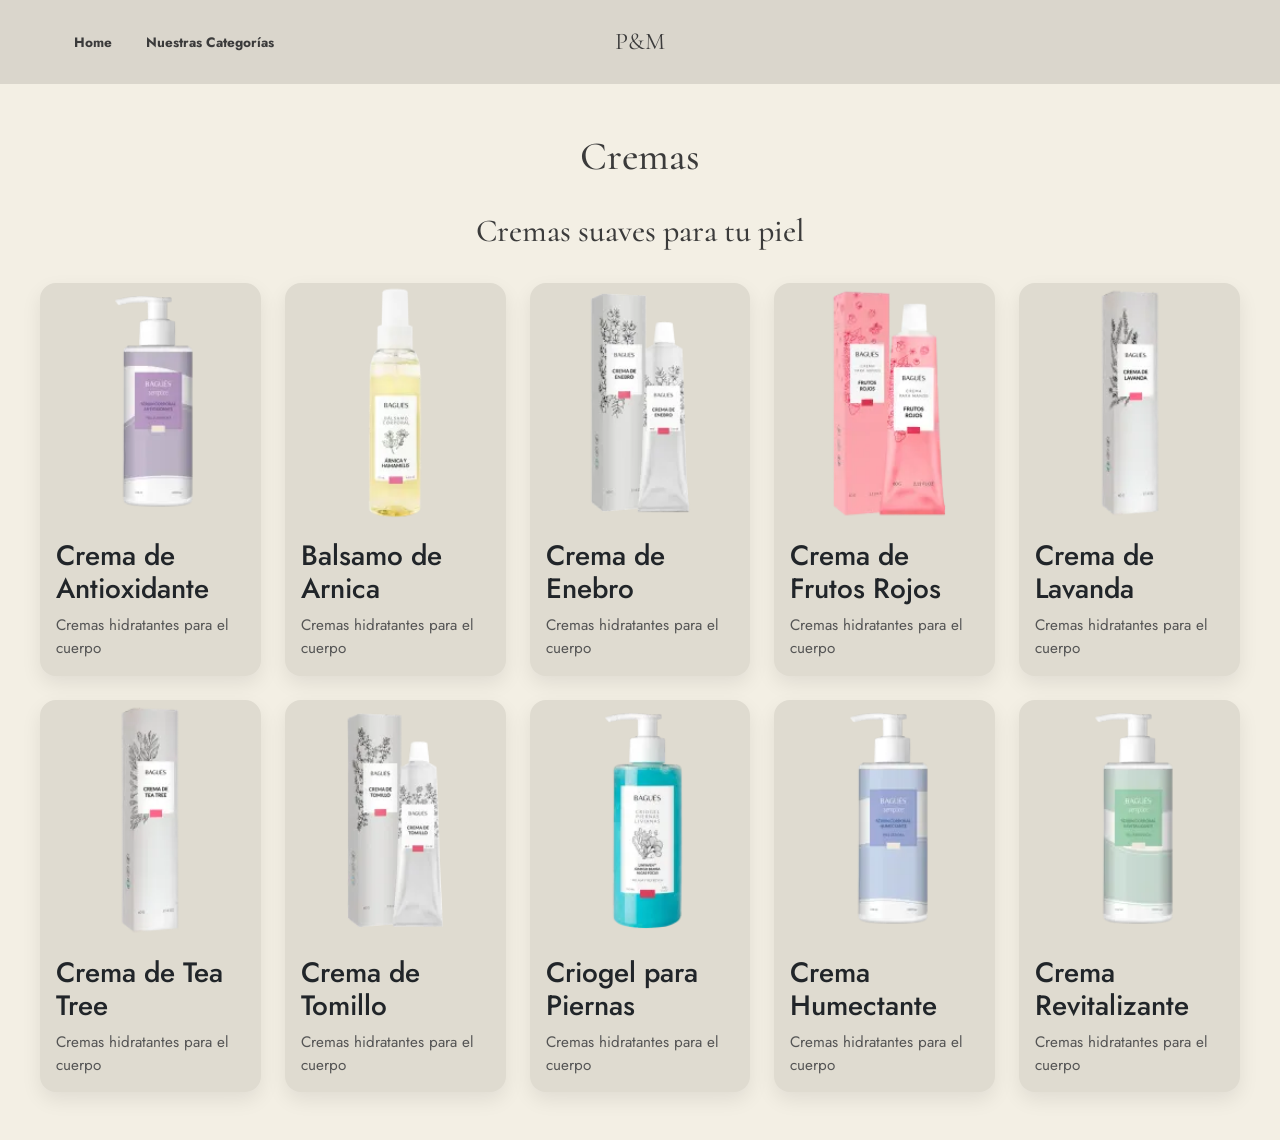
<file: pages/cremas.html>
<!DOCTYPE html>
<html lang="es">
<head>
    <meta charset="UTF-8">
    <meta name="viewport" content="width=device-width, initial-scale=1.0">
    <meta name="author" content="P&M">
    <link rel="preconnect" href="https://fonts.googleapis.com">
    <link rel="preconnect" href="https://fonts.gstatic.com" crossorigin>
    <link href="https://fonts.googleapis.com/css2?family=Black+Ops+One&family=Cormorant:ital,wght@0,300..700;1,300..700&family=Exo+2:ital,wght@0,100..900;1,100..900&display=swap" rel="stylesheet">
    <link rel="preconnect" href="https://fonts.googleapis.com">
    <link rel="preconnect" href="https://fonts.gstatic.com" crossorigin>
    <link href="https://fonts.googleapis.com/css2?family=Jost:ital,wght@0,100..900;1,100..900&display=swap" rel="stylesheet">
    <link href="https://cdn.jsdelivr.net/npm/bootstrap@5.3.3/dist/css/bootstrap.min.css" rel="stylesheet">
    <link rel="stylesheet" href="https://cdnjs.cloudflare.com/ajax/libs/font-awesome/6.5.2/css/all.min.css">
    <link rel="icon" type="image/x-icon" href="../assets/img/empresa/favicon_empresa.ico">
    <link rel="stylesheet" href="../assets/style.css">
    <title>P&M</title>
</head>
<body>
    <!--Extraido de Bootstraps, Navbar sin lista-->
    <nav class="navbar navbar-expand-lg barra-navegacion">
        <div class="container-fluid">
            <a class="logo-marca" href="#">P&M</a>
            <button class="navbar-toggler" type="button" data-bs-toggle="collapse" data-bs-target="#navbarNavAltMarkup" aria-controls="navbarNavAltMarkup" aria-expanded="false" aria-label="Toggle navigation">
                <span class="navbar-toggler-icon"></span>
            </button>
            <div class="collapse navbar-collapse justify-content-center" id="navbarNavAltMarkup">
                <div class="navbar-nav">
                    <a class="nav-link" aria-current="page" href="../index.html">Home</a>
                    <a class="nav-link" aria-current="page" href="categorias.html">Nuestras Categorías</a>
                </div>
            </div>
        </div>
    </nav>
    <section class="seccion-productos" id="productos">
        <h1>Cremas</h1>
        <h2>Cremas suaves para tu piel</h2>
        <div class="cuadricula-productos">
            <article class="tarjeta-producto">
                <img src="../assets/img/cremas/antioxidante.webp" alt="Crema Antioxidante" height="250" width="220">
                <div class="info-producto">
                    <h3>Crema de Antioxidante</h3>
                    <p>Cremas hidratantes para el cuerpo</p>
                </div>
            </article>
            <article class="tarjeta-producto">
                <img src="../assets/img/cremas/balsamo.webp" alt="Crema Balsamo" height="250" width="220">
                <div class="info-producto">
                    <h3>Balsamo de Arnica</h3>
                    <p>Cremas hidratantes para el cuerpo</p>
                </div>
            </article>
            <article class="tarjeta-producto">
                <img src="../assets/img/cremas/crema_enebro.webp" alt="Crema Enebro" height="250" width="220">
                <div class="info-producto">
                    <h3>Crema de Enebro</h3>
                    <p>Cremas hidratantes para el cuerpo</p>
                </div>
            </article>
            <article class="tarjeta-producto">
                <img src="../assets/img/cremas/crema_frutos_rojos.webp" alt="Crema Frutos Rojos" height="250" width="220">
                <div class="info-producto">
                    <h3>Crema de Frutos Rojos</h3>
                    <p>Cremas hidratantes para el cuerpo</p>
                </div>
            </article>
            <article class="tarjeta-producto">
                <img src="../assets/img/cremas/crema_lavanda.webp" alt="Crema Lavanda" height="250" width="220">
                <div class="info-producto">
                    <h3>Crema de Lavanda</h3>
                    <p>Cremas hidratantes para el cuerpo</p>
                </div>
            </article>
            <article class="tarjeta-producto">
                <img src="../assets/img/cremas/crema_tea_tree.webp" alt="Crema Tea Tree" height="250" width="220">
                <div class="info-producto">
                    <h3>Crema de Tea Tree</h3>
                    <p>Cremas hidratantes para el cuerpo</p>
                </div>
            </article>
            <article class="tarjeta-producto">
                <img src="../assets/img/cremas/crema_tomillo.webp" alt="Crema Tomillo" height="250" width="220">
                <div class="info-producto">
                    <h3>Crema de Tomillo</h3>
                    <p>Cremas hidratantes para el cuerpo</p>
                </div>
            </article>
            <article class="tarjeta-producto">
                <img src="../assets/img/cremas/criogel.webp" alt="Criogel para piernas" height="250" width="220">
                <div class="info-producto">
                    <h3>Criogel para Piernas</h3>
                    <p>Cremas hidratantes para el cuerpo</p>
                </div>
            </article>
            <article class="tarjeta-producto">
                <img src="../assets/img/cremas/humectante.webp" alt="Crema Humectante" height="250" width="220">
                <div class="info-producto">
                    <h3>Crema Humectante</h3>
                    <p>Cremas hidratantes para el cuerpo</p>
                </div>
            </article>
            <article class="tarjeta-producto">
                <img src="../assets/img/cremas/revitalizante.webp" alt="Crema Revitalizante" height="250" width="220">
                <div class="info-producto">
                    <h3>Crema Revitalizante</h3>
                    <p>Cremas hidratantes para el cuerpo</p>
                </div>
            </article>
        </div>
    </section>
    <script src="https://cdn.jsdelivr.net/npm/bootstrap@5.3.3/dist/js/bootstrap.bundle.min.js"></script>
</body>
</html>
</file>
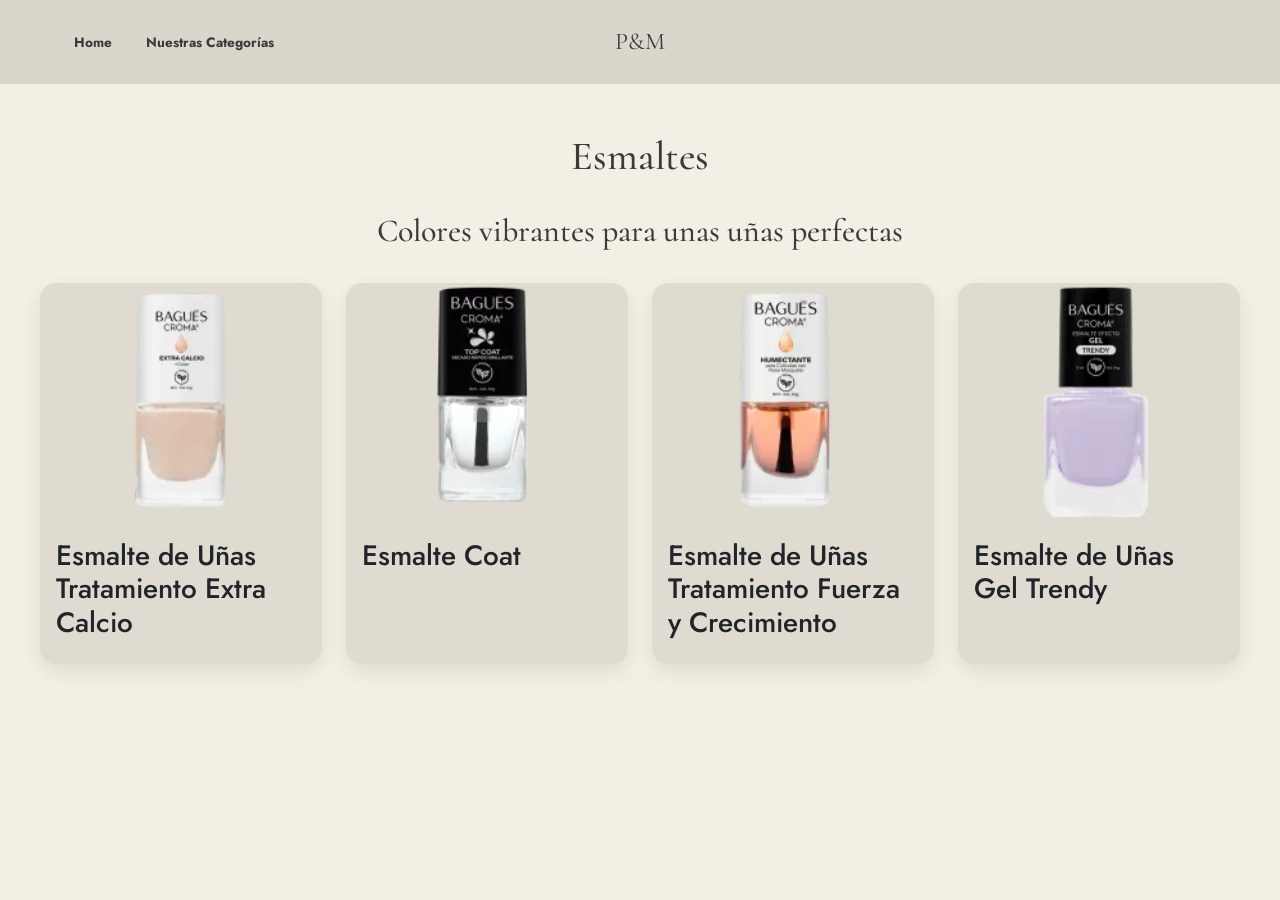
<file: pages/esmaltes.html>
<!DOCTYPE html>
<html lang="es">
<head>
    <meta charset="UTF-8">
    <meta name="viewport" content="width=device-width, initial-scale=1.0">
    <meta name="author" content="P&M">
    <link rel="preconnect" href="https://fonts.googleapis.com">
    <link rel="preconnect" href="https://fonts.gstatic.com" crossorigin>
    <link href="https://fonts.googleapis.com/css2?family=Black+Ops+One&family=Cormorant:ital,wght@0,300..700;1,300..700&family=Exo+2:ital,wght@0,100..900;1,100..900&display=swap" rel="stylesheet">
    <link rel="preconnect" href="https://fonts.googleapis.com">
    <link rel="preconnect" href="https://fonts.gstatic.com" crossorigin>
    <link href="https://fonts.googleapis.com/css2?family=Jost:ital,wght@0,100..900;1,100..900&display=swap" rel="stylesheet">
    <link href="https://cdn.jsdelivr.net/npm/bootstrap@5.3.3/dist/css/bootstrap.min.css" rel="stylesheet">
    <link rel="stylesheet" href="https://cdnjs.cloudflare.com/ajax/libs/font-awesome/6.5.2/css/all.min.css">
    <link rel="icon" type="image/x-icon" href="../assets/img/empresa/favicon_empresa.ico">
    <link rel="stylesheet" href="../assets/style.css">
    <title>P&M</title>
</head>
<body>
    <!--Extraido de Bootstraps, Navbar sin lista-->
    <nav class="navbar navbar-expand-lg barra-navegacion">
        <div class="container-fluid">
            <a class="logo-marca" href="#">P&M</a>
            <button class="navbar-toggler" type="button" data-bs-toggle="collapse" data-bs-target="#navbarNavAltMarkup" aria-controls="navbarNavAltMarkup" aria-expanded="false" aria-label="Toggle navigation">
                <span class="navbar-toggler-icon"></span>
            </button>
            <div class="collapse navbar-collapse justify-content-center" id="navbarNavAltMarkup">
                <div class="navbar-nav">
                    <a class="nav-link" aria-current="page" href="../index.html">Home</a>
                    <a class="nav-link" aria-current="page" href="categorias.html">Nuestras Categorías</a>
                </div>
            </div>
        </div>
    </nav>
    <section class="seccion-productos" id="productos">
        <h1>Esmaltes</h1>
        <h2>Colores vibrantes para unas uñas perfectas</h2>
        <div class="cuadricula-productos">
            <article class="tarjeta-producto">
                <img src="../assets/img/esmaltes/calcio.webp" alt="Esmalte de Uñas Calcio" height="250" width="220">
                <div class="info-producto">
                    <h3>Esmalte de Uñas Tratamiento Extra Calcio</h3>
                </div>
            </article>
            <article class="tarjeta-producto">
                <img src="../assets/img/esmaltes/coat.webp" alt="Esmalte de Uñas Coat" height="250" width="220">
                <div class="info-producto">
                    <h3>Esmalte Coat</h3>
                </div>
            </article>
            <article class="tarjeta-producto">
                <img src="../assets/img/esmaltes/fuerza.webp" alt="Esmalte de Uñas Fuerza" height="250" width="220">
                <div class="info-producto">
                    <h3>Esmalte de Uñas Tratamiento Fuerza y Crecimiento</h3>
                </div>
            </article>
            <article class="tarjeta-producto">
                <img src="../assets/img/esmaltes/gel_trendy.webp" alt="Esmalte de Uñas Gel Trendy" height="250" width="220">
                <div class="info-producto">
                    <h3>Esmalte de Uñas Gel Trendy</h3>
                </div>
            </article>
        </div>
    </section>
    <script src="https://cdn.jsdelivr.net/npm/bootstrap@5.3.3/dist/js/bootstrap.bundle.min.js"></script>
</body>
</html>
</file>
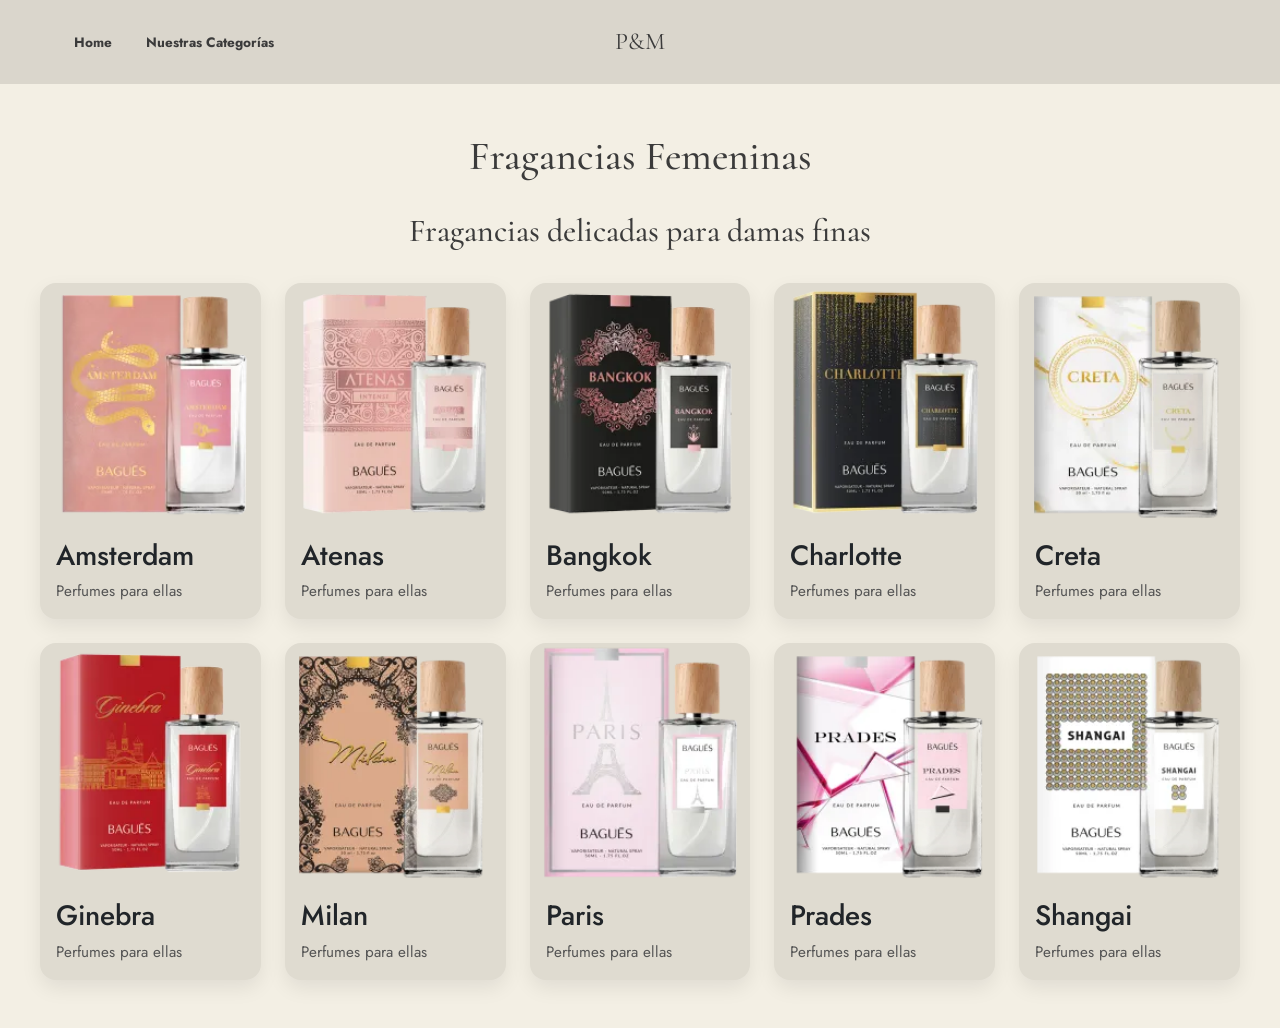
<file: pages/femeninos.html>
<!DOCTYPE html>
<html lang="es">
<head>
    <meta charset="UTF-8">
    <meta name="viewport" content="width=device-width, initial-scale=1.0">
    <meta name="author" content="P&M">
    <link rel="preconnect" href="https://fonts.googleapis.com">
    <link rel="preconnect" href="https://fonts.gstatic.com" crossorigin>
    <link href="https://fonts.googleapis.com/css2?family=Black+Ops+One&family=Cormorant:ital,wght@0,300..700;1,300..700&family=Exo+2:ital,wght@0,100..900;1,100..900&display=swap" rel="stylesheet">
    <link rel="preconnect" href="https://fonts.googleapis.com">
    <link rel="preconnect" href="https://fonts.gstatic.com" crossorigin>
    <link href="https://fonts.googleapis.com/css2?family=Jost:ital,wght@0,100..900;1,100..900&display=swap" rel="stylesheet">
    <link href="https://cdn.jsdelivr.net/npm/bootstrap@5.3.3/dist/css/bootstrap.min.css" rel="stylesheet">
    <link rel="stylesheet" href="https://cdnjs.cloudflare.com/ajax/libs/font-awesome/6.5.2/css/all.min.css">
    <link rel="icon" type="image/x-icon" href="../assets/img/empresa/favicon_empresa.ico">
    <link rel="stylesheet" href="../assets/style.css">
    <title>P&M</title>
</head>
<body>
    <!--Extraido de Bootstraps, Navbar sin lista-->
    <nav class="navbar navbar-expand-lg barra-navegacion">
        <div class="container-fluid">
            <a class="logo-marca" href="#">P&M</a>
            <button class="navbar-toggler" type="button" data-bs-toggle="collapse" data-bs-target="#navbarNavAltMarkup" aria-controls="navbarNavAltMarkup" aria-expanded="false" aria-label="Toggle navigation">
                <span class="navbar-toggler-icon"></span>
            </button>
            <div class="collapse navbar-collapse justify-content-center" id="navbarNavAltMarkup">
                <div class="navbar-nav">
                    <a class="nav-link" aria-current="page" href="../index.html">Home</a>
                    <a class="nav-link" aria-current="page" href="categorias.html">Nuestras Categorías</a>
                </div>
            </div>
        </div>
    </nav>
    <section class="seccion-productos" id="productos">
        <h1>Fragancias Femeninas</h1>
        <h2>Fragancias delicadas para damas finas</h2>
        <div class="cuadricula-productos">
            <article class="tarjeta-producto">
                <img src="../assets/img/femeninos/amsterdam.webp" alt="Fragancia Femenina Amsterdam" height="250" width="220">
                <div class="info-producto">
                    <h3>Amsterdam</h3>
                    <p>Perfumes para ellas</p>
                </div>
            </article>
            <article class="tarjeta-producto">
                <img src="../assets/img/femeninos/atenas.webp" alt="Fragancia Femenina Atenas" height="250" width="220">
                <div class="info-producto">
                    <h3>Atenas</h3>
                    <p>Perfumes para ellas</p>
                </div>
            </article>
            <article class="tarjeta-producto">
                <img src="../assets/img/femeninos/bangkok.webp" alt="Fragancia Femenina Bangkok" height="250" width="220">
                <div class="info-producto">
                    <h3>Bangkok</h3>
                    <p>Perfumes para ellas</p>
                </div>
            </article>
            <article class="tarjeta-producto">
                <img src="../assets/img/femeninos/charlotte.webp" alt="Fragancia Femenina Charlotte" height="250" width="220">
                <div class="info-producto">
                    <h3>Charlotte</h3>
                    <p>Perfumes para ellas</p>
                </div>
            </article>
            <article class="tarjeta-producto">
                <img src="../assets/img/femeninos/creta.webp" alt="Fragancia Femenina Creta" height="250" width="220">
                <div class="info-producto">
                    <h3>Creta</h3>
                    <p>Perfumes para ellas</p>
                </div>
            </article>
            <article class="tarjeta-producto">
                <img src="../assets/img/femeninos/ginebra.webp" alt="Fragancia Femenina Ginebra" height="250" width="220">
                <div class="info-producto">
                    <h3>Ginebra</h3>
                    <p>Perfumes para ellas</p>
                </div>
            </article>
            <article class="tarjeta-producto">
                <img src="../assets/img/femeninos/milan.webp" alt="Fragancia Femenina Milan" height="250" width="220">
                <div class="info-producto">
                    <h3>Milan</h3>
                    <p>Perfumes para ellas</p>
                </div>
            </article>
            <article class="tarjeta-producto">
                <img src="../assets/img/femeninos/paris.webp" alt="Fragancia Femenina Paris" height="250" width="220">
                <div class="info-producto">
                    <h3>Paris</h3>
                    <p>Perfumes para ellas</p>
                </div>
            </article>
            <article class="tarjeta-producto">
                <img src="../assets/img/femeninos/prades.webp" alt="Fragancia Femenina Prades" height="250" width="220">
                <div class="info-producto">
                    <h3>Prades</h3>
                    <p>Perfumes para ellas</p>
                </div>
            </article>
            <article class="tarjeta-producto">
                <img src="../assets/img/femeninos/shangai.webp" alt="Fragancia Femenina Shangai" height="250" width="220">
                <div class="info-producto">
                    <h3>Shangai</h3>
                    <p>Perfumes para ellas</p>
                </div>
            </article>
        </div>
    </section>
    <script src="https://cdn.jsdelivr.net/npm/bootstrap@5.3.3/dist/js/bootstrap.bundle.min.js"></script>
</body>
</html>
</file>
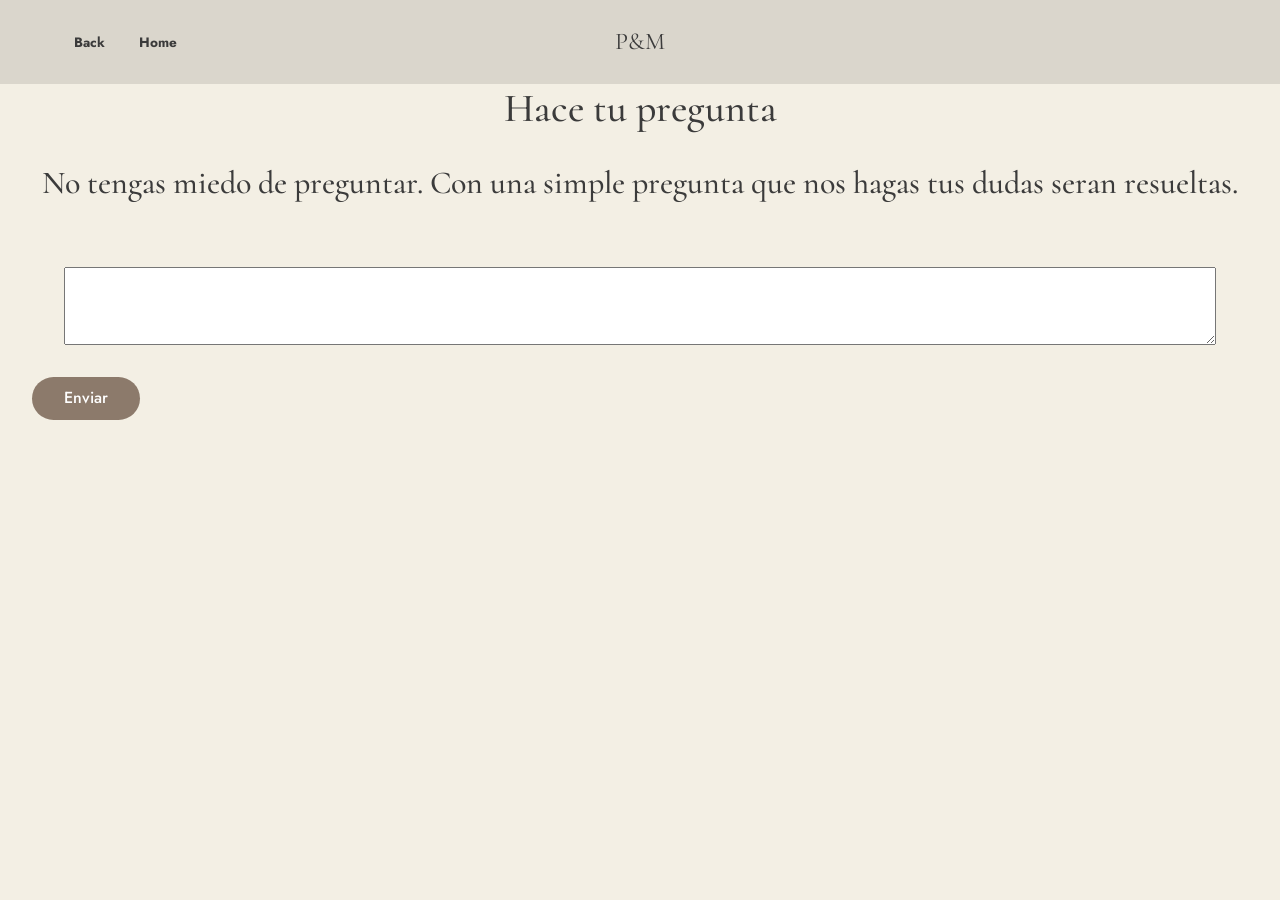
<file: pages/formulario.html>
<!DOCTYPE html>
<html lang="es">
<head>
    <meta charset="UTF-8">
    <meta name="viewport" content="width=device-width, initial-scale=1.0">
    <meta name="author" content="P&M">
    <link rel="preconnect" href="https://fonts.googleapis.com">
    <link rel="preconnect" href="https://fonts.gstatic.com" crossorigin>
    <link href="https://fonts.googleapis.com/css2?family=Black+Ops+One&family=Cormorant:ital,wght@0,300..700;1,300..700&family=Exo+2:ital,wght@0,100..900;1,100..900&display=swap" rel="stylesheet">
    <link rel="preconnect" href="https://fonts.googleapis.com">
    <link rel="preconnect" href="https://fonts.gstatic.com" crossorigin>
    <link href="https://fonts.googleapis.com/css2?family=Jost:ital,wght@0,100..900;1,100..900&display=swap" rel="stylesheet">
    <link href="https://cdn.jsdelivr.net/npm/bootstrap@5.3.3/dist/css/bootstrap.min.css" rel="stylesheet">
    <link rel="stylesheet" href="https://cdnjs.cloudflare.com/ajax/libs/font-awesome/6.5.2/css/all.min.css">
    <link rel="icon" type="image/x-icon" href="../assets/img/empresa/favicon_empresa.ico">
    <link rel="stylesheet" href="../assets/style.css">
    <title>P&M</title>
</head>
<body>
    <!--Extraido de Bootstraps, Navbar sin lista-->
    <nav class="navbar navbar-expand-lg barra-navegacion">
        <div class="container-fluid">
            <a class="logo-marca" href="#">P&M</a>
            <button class="navbar-toggler" type="button" data-bs-toggle="collapse" data-bs-target="#navbarNavAltMarkup" aria-controls="navbarNavAltMarkup" aria-expanded="false" aria-label="Toggle navigation">
                <span class="navbar-toggler-icon"></span>
            </button>
            <div class="collapse navbar-collapse justify-content-center" id="navbarNavAltMarkup">
                <div class="navbar-nav">
                    <a class="nav-link" aria-current="page" href="preguntas.html">Back</a>
                    <a class="nav-link" aria-current="page" href="../index.html">Home</a>
                </div>
            </div>
        </div>
    </nav>
    <section class="form-pregunta">
        <h1>Hace tu pregunta</h1>
        <h2>No tengas miedo de preguntar. Con una simple pregunta que nos hagas tus dudas seran resueltas.</h2>
        <!--Se usa form para crear el formulario, pero en vez de guardar los datos en una besa de datos o en una variable de JS se envia un mail. El enctype="text/plain" evita que al cargar el mensaje en el mail se cargue con + y sea legible. El method="GET" indica que los datos deben pegarse al cuerpo del mail-->
        <form action="mailto:pym.socios.26@gmail.com" method="GET" enctype="text/plain">
            <div class="contenedor-form">
                <textarea class="ingreso-form" id="exampleFormControlTextarea1" name="body" rows="3" required></textarea>
            </div>
            
            <button type="submit" class="btn">Enviar</button>
        </form>
    </section>
    <script src="https://cdn.jsdelivr.net/npm/bootstrap@5.3.3/dist/js/bootstrap.bundle.min.js"></script>
</body>
</html>
</file>
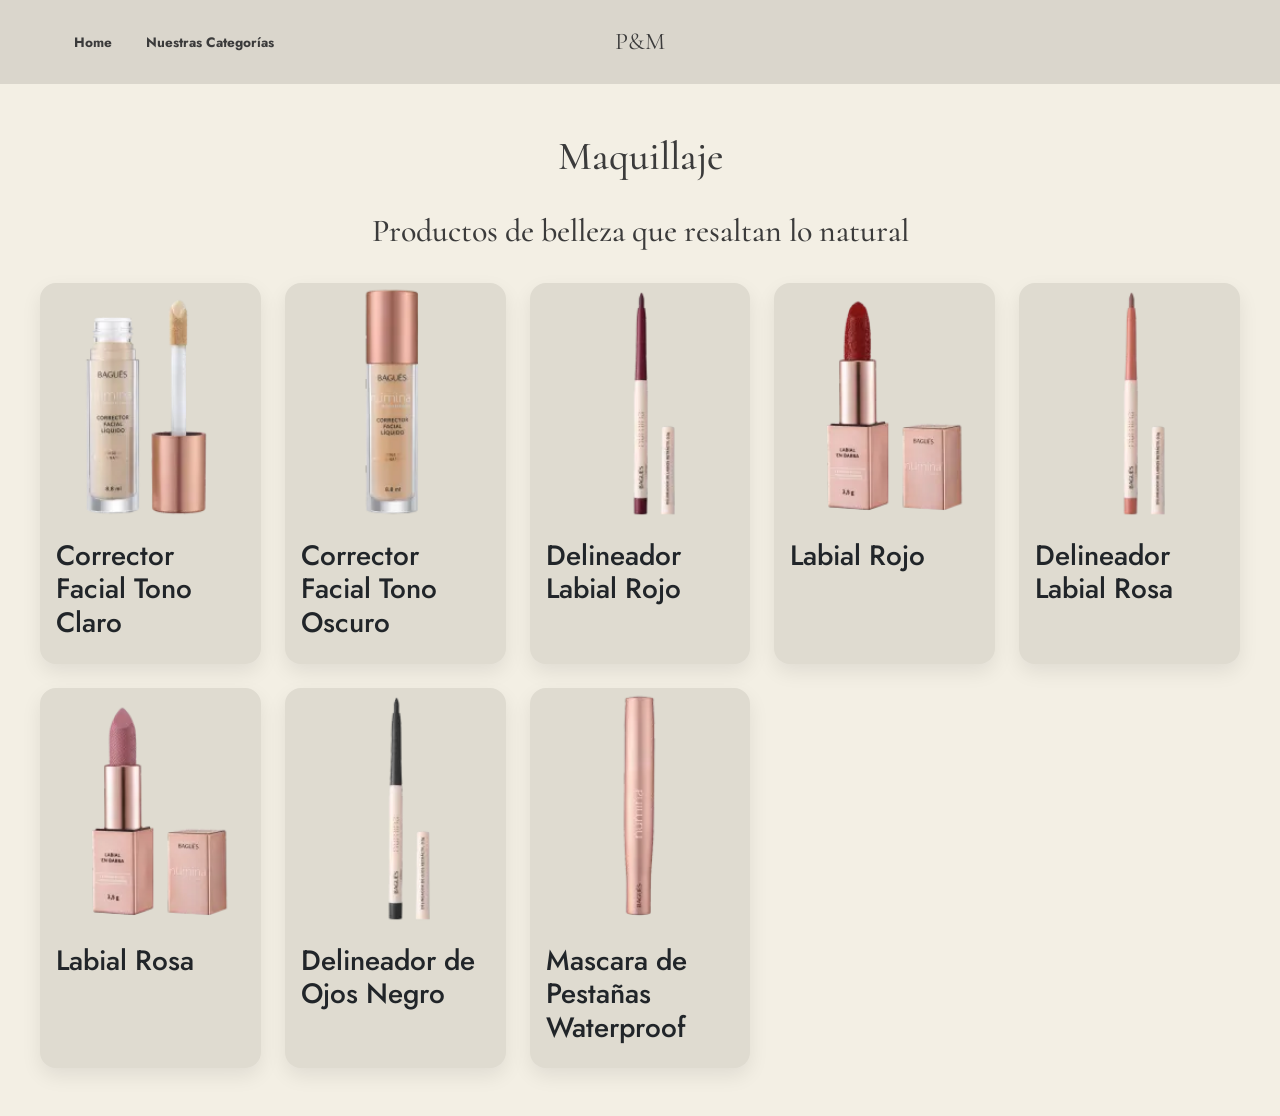
<file: pages/maquillajes.html>
<!DOCTYPE html>
<html lang="es">
<head>
    <meta charset="UTF-8">
    <meta name="viewport" content="width=device-width, initial-scale=1.0">
    <meta name="author" content="P&M">
    <link rel="preconnect" href="https://fonts.googleapis.com">
    <link rel="preconnect" href="https://fonts.gstatic.com" crossorigin>
    <link href="https://fonts.googleapis.com/css2?family=Black+Ops+One&family=Cormorant:ital,wght@0,300..700;1,300..700&family=Exo+2:ital,wght@0,100..900;1,100..900&display=swap" rel="stylesheet">
    <link rel="preconnect" href="https://fonts.googleapis.com">
    <link rel="preconnect" href="https://fonts.gstatic.com" crossorigin>
    <link href="https://fonts.googleapis.com/css2?family=Jost:ital,wght@0,100..900;1,100..900&display=swap" rel="stylesheet">
    <link href="https://cdn.jsdelivr.net/npm/bootstrap@5.3.3/dist/css/bootstrap.min.css" rel="stylesheet">
    <link rel="stylesheet" href="https://cdnjs.cloudflare.com/ajax/libs/font-awesome/6.5.2/css/all.min.css">
    <link rel="icon" type="image/x-icon" href="../assets/img/empresa/favicon_empresa.ico">
    <link rel="stylesheet" href="../assets/style.css">
    <title>P&M</title>
</head>
<body>
    <!--Extraido de Bootstraps, Navbar sin lista-->
    <nav class="navbar navbar-expand-lg barra-navegacion">
        <div class="container-fluid">
            <a class="logo-marca" href="#">P&M</a>
            <button class="navbar-toggler" type="button" data-bs-toggle="collapse" data-bs-target="#navbarNavAltMarkup" aria-controls="navbarNavAltMarkup" aria-expanded="false" aria-label="Toggle navigation">
                <span class="navbar-toggler-icon"></span>
            </button>
            <div class="collapse navbar-collapse justify-content-center" id="navbarNavAltMarkup">
                <div class="navbar-nav">
                    <a class="nav-link" aria-current="page" href="../index.html">Home</a>
                    <a class="nav-link" aria-current="page" href="categorias.html">Nuestras Categorías</a>
                </div>
            </div>
        </div>
    </nav>
    <section class="seccion-productos" id="productos">
        <h1>Maquillaje</h1>
        <h2>Productos de belleza que resaltan lo natural</h2>
        <div class="cuadricula-productos">
            <article class="tarjeta-producto">
                <img src="../assets/img/maquillajes/corrector_claro.webp" alt="Corrector Facial Tono Claro" height="250" width="220">
                <div class="info-producto">
                    <h3>Corrector Facial Tono Claro</h3>
                </div>
            </article>
            <article class="tarjeta-producto">
                <img src="../assets/img/maquillajes/corrector_oscuro.webp" alt="Corrector Facial Tono Oscuro" height="250" width="220">
                <div class="info-producto">
                    <h3>Corrector Facial Tono Oscuro</h3>
                </div>
            </article>
            <article class="tarjeta-producto">
                <img src="../assets/img/maquillajes/del_labial_rojo.webp" alt="Delineador Labial Rojo" height="250" width="220">
                <div class="info-producto">
                    <h3>Delineador Labial Rojo</h3>
                </div>
            </article>
            <article class="tarjeta-producto">
                <img src="../assets/img/maquillajes/labial_rojo.webp" alt="Labial Rojo" height="250" width="220">
                <div class="info-producto">
                    <h3>Labial Rojo</h3>
                </div>
            </article>
            <article class="tarjeta-producto">
                <img src="../assets/img/maquillajes/del_labial_rosa.webp" alt="Delineador Labial Rosa" height="250" width="220">
                <div class="info-producto">
                    <h3>Delineador Labial Rosa</h3>
                </div>
            </article>
            <article class="tarjeta-producto">
                <img src="../assets/img/maquillajes/labial_rosa.webp" alt="Labial Rosa" height="250" width="220">
                <div class="info-producto">
                    <h3>Labial Rosa</h3>
                </div>
            </article>
            <article class="tarjeta-producto">
                <img src="../assets/img/maquillajes/del_ojos_negro.webp" alt="Delineador de Ojos Negro" height="250" width="220">
                <div class="info-producto">
                    <h3>Delineador de Ojos Negro</h3>
                </div>
            </article>
            <article class="tarjeta-producto">
                <img src="../assets/img/maquillajes/pestañas_waterproof.webp" alt="Mascara de Pestañas Waterproof" height="250" width="220">
                <div class="info-producto">
                    <h3>Mascara de Pestañas Waterproof</h3>
                </div>
            </article>
        </div>
    </section>
    <script src="https://cdn.jsdelivr.net/npm/bootstrap@5.3.3/dist/js/bootstrap.bundle.min.js"></script>
</body>
</html>
</file>
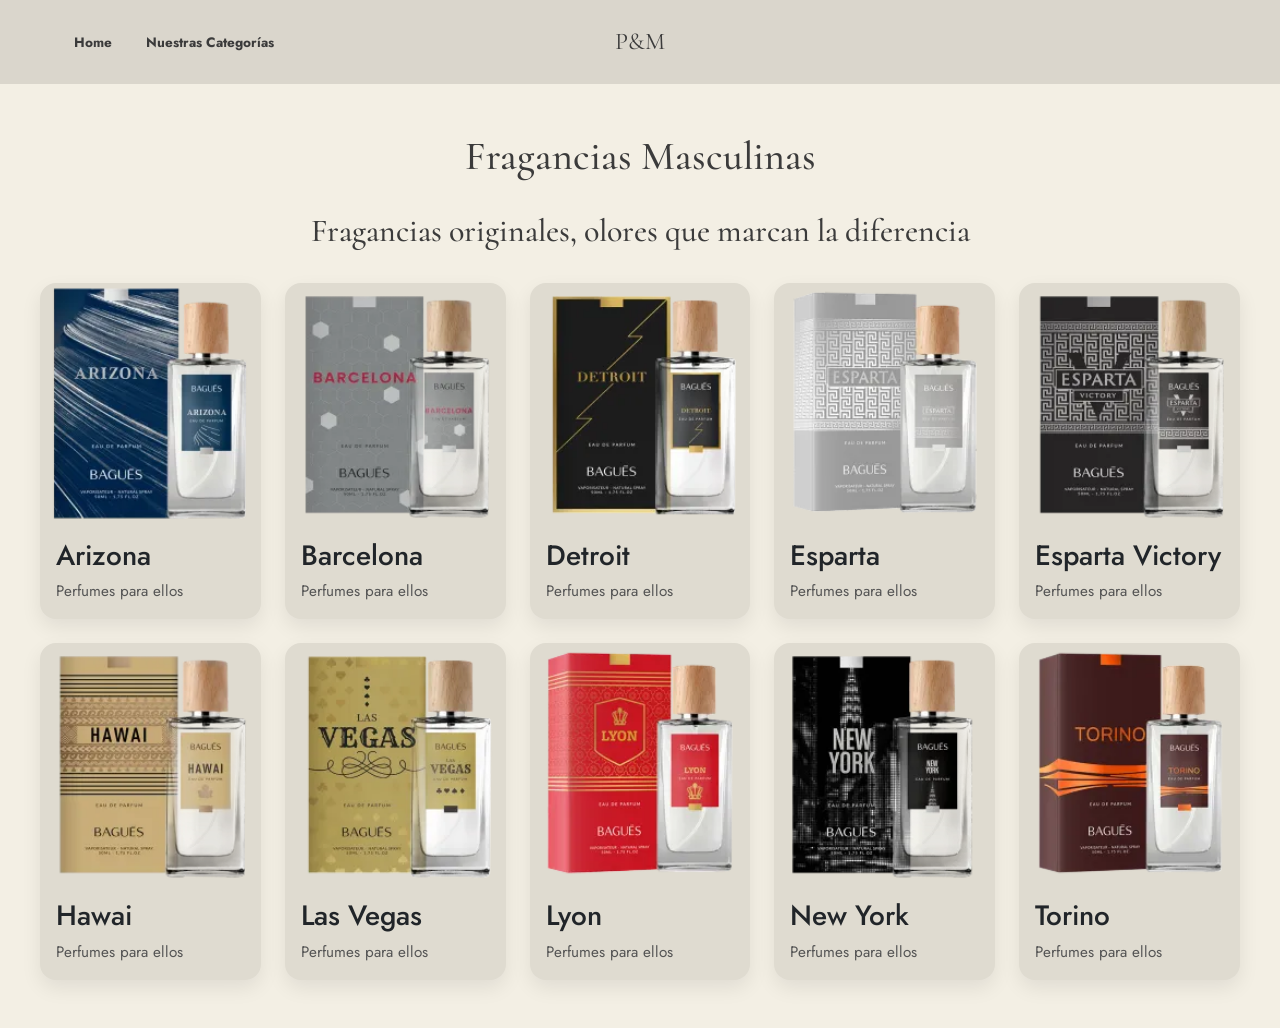
<file: pages/masculinos.html>
<!DOCTYPE html>
<html lang="es">
<head>
    <meta charset="UTF-8">
    <meta name="viewport" content="width=device-width, initial-scale=1.0">
    <meta name="author" content="P&M">
    <link rel="preconnect" href="https://fonts.googleapis.com">
    <link rel="preconnect" href="https://fonts.gstatic.com" crossorigin>
    <link href="https://fonts.googleapis.com/css2?family=Black+Ops+One&family=Cormorant:ital,wght@0,300..700;1,300..700&family=Exo+2:ital,wght@0,100..900;1,100..900&display=swap" rel="stylesheet">
    <link rel="preconnect" href="https://fonts.googleapis.com">
    <link rel="preconnect" href="https://fonts.gstatic.com" crossorigin>
    <link href="https://fonts.googleapis.com/css2?family=Jost:ital,wght@0,100..900;1,100..900&display=swap" rel="stylesheet">
    <link href="https://cdn.jsdelivr.net/npm/bootstrap@5.3.3/dist/css/bootstrap.min.css" rel="stylesheet">
    <link rel="stylesheet" href="https://cdnjs.cloudflare.com/ajax/libs/font-awesome/6.5.2/css/all.min.css">
    <link rel="icon" type="image/x-icon" href="../assets/img/empresa/favicon_empresa.ico">
    <link rel="stylesheet" href="../assets/style.css">
    <title>P&M</title>
</head>
<body>
    <!--Extraido de Bootstraps, Navbar sin lista-->
    <nav class="navbar navbar-expand-lg barra-navegacion">
        <div class="container-fluid">
            <a class="logo-marca" href="#">P&M</a>
            <button class="navbar-toggler" type="button" data-bs-toggle="collapse" data-bs-target="#navbarNavAltMarkup" aria-controls="navbarNavAltMarkup" aria-expanded="false" aria-label="Toggle navigation">
                <span class="navbar-toggler-icon"></span>
            </button>
            <div class="collapse navbar-collapse justify-content-center" id="navbarNavAltMarkup">
                <div class="navbar-nav">
                    <a class="nav-link" aria-current="page" href="../index.html">Home</a>
                    <a class="nav-link" aria-current="page" href="categorias.html">Nuestras Categorías</a>
                </div>
            </div>
        </div>
    </nav>
    <section class="seccion-productos" id="productos">
        <h1>Fragancias Masculinas</h1>
        <h2>Fragancias originales, olores que marcan la diferencia</h2>
        <div class="cuadricula-productos">
            <article class="tarjeta-producto">
                <img src="../assets/img/masculinos/arizona.webp" alt="Fragancia Masculina Arizona" height="250" width="220">
                <div class="info-producto">
                    <h3>Arizona</h3>
                    <p>Perfumes para ellos</p>
                </div>
            </article>
            <article class="tarjeta-producto">
                <img src="../assets/img/masculinos/barcelona.webp" alt="Fragancia Masculina Barcelona" height="250" width="220">
                <div class="info-producto">
                    <h3>Barcelona</h3>
                    <p>Perfumes para ellos</p>
                </div>
            </article>
            <article class="tarjeta-producto">
                <img src="../assets/img/masculinos/detroit.webp" alt="Fragancia Masculina Detroit" height="250" width="220">
                <div class="info-producto">
                    <h3>Detroit</h3>
                    <p>Perfumes para ellos</p>
                </div>
            </article>
            <article class="tarjeta-producto">
                <img src="../assets/img/masculinos/esparta.webp" alt="Fragancia Masculina Esparta" height="250" width="220">
                <div class="info-producto">
                    <h3>Esparta</h3>
                    <p>Perfumes para ellos</p>
                </div>
            </article>
            <article class="tarjeta-producto">
                <img src="../assets/img/masculinos/esparta_victory.webp" alt="Fragancia Masculina Esparta Victory" height="250" width="220">
                <div class="info-producto">
                    <h3>Esparta Victory</h3>
                    <p>Perfumes para ellos</p>
                </div>
            </article>
            <article class="tarjeta-producto">
                <img src="../assets/img/masculinos/hawai.webp" alt="Fragancia Masculina Hawai" height="250" width="220">
                <div class="info-producto">
                    <h3>Hawai</h3>
                    <p>Perfumes para ellos</p>
                </div>
            </article>
            <article class="tarjeta-producto">
                <img src="../assets/img/masculinos/las_vegas.webp" alt="Fragancia Masculina Las Vegas" height="250" width="220">
                <div class="info-producto">
                    <h3>Las Vegas</h3>
                    <p>Perfumes para ellos</p>
                </div>
            </article>
            <article class="tarjeta-producto">
                <img src="../assets/img/masculinos/lyon.webp" alt="Fragancia Masculina Lyon" height="250" width="220">
                <div class="info-producto">
                    <h3>Lyon</h3>
                    <p>Perfumes para ellos</p>
                </div>
            </article>
            <article class="tarjeta-producto">
                <img src="../assets/img/masculinos/new_york.webp" alt="Fragancia Masculina New York" height="250" width="220">
                <div class="info-producto">
                    <h3>New York</h3>
                    <p>Perfumes para ellos</p>
                </div>
            </article>
            <article class="tarjeta-producto">
                <img src="../assets/img/masculinos/torino.webp" alt="Fragancia Masculina Torino" height="250" width="220">
                <div class="info-producto">
                    <h3>Torino</h3>
                    <p>Perfumes para ellos</p>
                </div>
            </article>
        </div>
    </section>
    <script src="https://cdn.jsdelivr.net/npm/bootstrap@5.3.3/dist/js/bootstrap.bundle.min.js"></script>
</body>
</html>
</file>
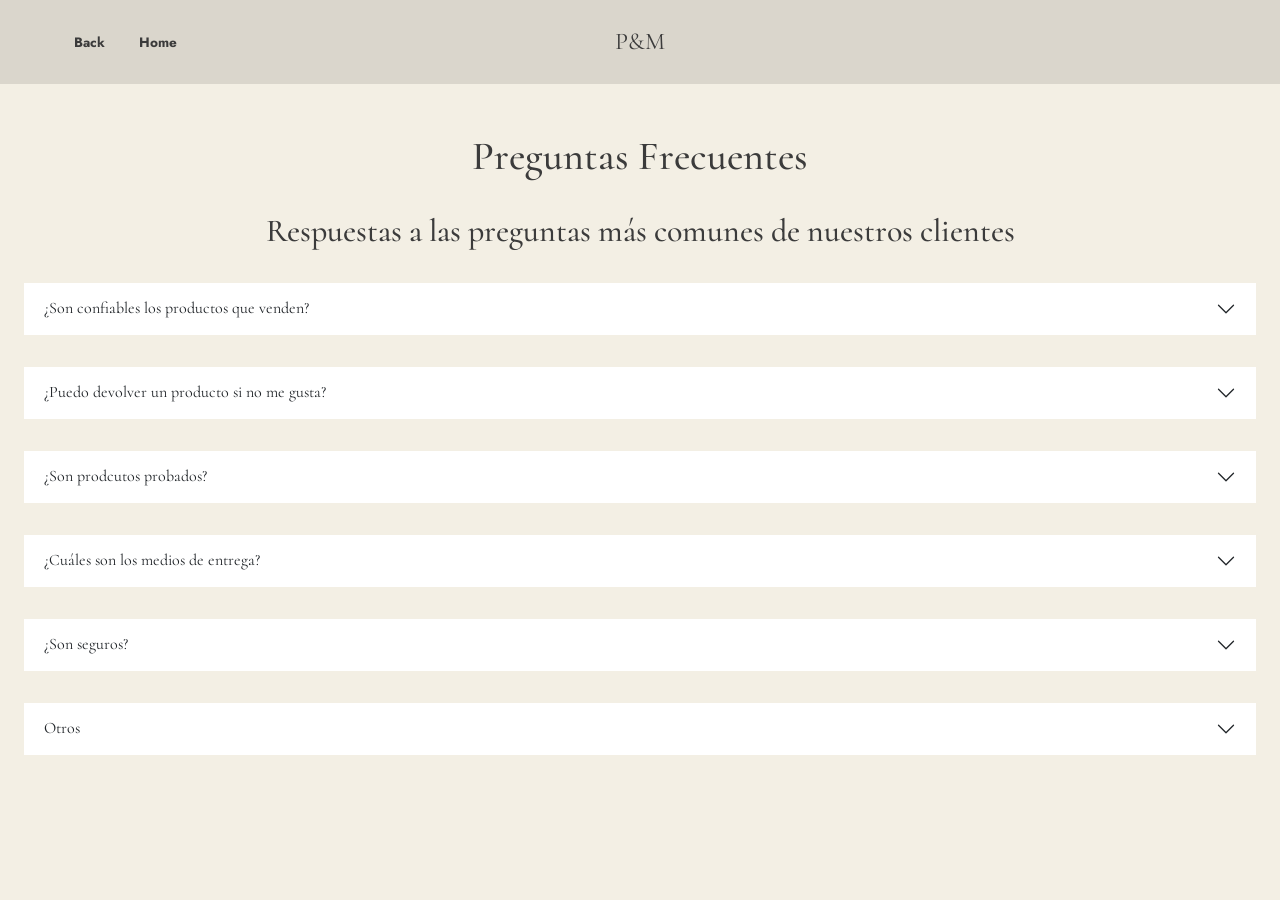
<file: pages/preguntas.html>
<!DOCTYPE html>
<html lang="es">
<head>
    <meta charset="UTF-8">
    <meta name="viewport" content="width=device-width, initial-scale=1.0">
    <meta name="author" content="P&M">
    <link rel="preconnect" href="https://fonts.googleapis.com">
    <link rel="preconnect" href="https://fonts.gstatic.com" crossorigin>
    <link href="https://fonts.googleapis.com/css2?family=Black+Ops+One&family=Cormorant:ital,wght@0,300..700;1,300..700&family=Exo+2:ital,wght@0,100..900;1,100..900&display=swap" rel="stylesheet">
    <link rel="preconnect" href="https://fonts.googleapis.com">
    <link rel="preconnect" href="https://fonts.gstatic.com" crossorigin>
    <link href="https://fonts.googleapis.com/css2?family=Jost:ital,wght@0,100..900;1,100..900&display=swap" rel="stylesheet">
    <link href="https://cdn.jsdelivr.net/npm/bootstrap@5.3.3/dist/css/bootstrap.min.css" rel="stylesheet">
    <link rel="stylesheet" href="https://cdnjs.cloudflare.com/ajax/libs/font-awesome/6.5.2/css/all.min.css">
    <link rel="icon" type="image/x-icon" href="../assets/img/empresa/favicon_empresa.ico">
    <link rel="stylesheet" href="../assets/style.css">
    <title>P&M</title>
</head>
<body>
    <!--Extraido de Bootstraps, Navbar sin lista-->
    <nav class="navbar navbar-expand-lg barra-navegacion">
        <div class="container-fluid">
            <a class="logo-marca" href="#">P&M</a>
            <button class="navbar-toggler" type="button" data-bs-toggle="collapse" data-bs-target="#navbarNavAltMarkup" aria-controls="navbarNavAltMarkup" aria-expanded="false" aria-label="Toggle navigation">
                <span class="navbar-toggler-icon"></span>
            </button>
            <div class="collapse navbar-collapse justify-content-center" id="navbarNavAltMarkup">
                <div class="navbar-nav">
                    <a class="nav-link" href="../pages/categorias.html">Back</a>
                    <a class="nav-link" href="../index.html">Home</a>
                </div>
            </div>
        </div>
    </nav>
    <section class="seccion-preguntas" id="preguntas">
        <h1>Preguntas Frecuentes</h1>
        <h2>Respuestas a las preguntas más comunes de nuestros clientes</h2>
        <div class="accordion" id="accordionExample">
            <div class="item-pregunta">
                <h2 class="texto-pregunta">
                <button class="accordion-button collapsed" type="button" data-bs-toggle="collapse" data-bs-target="#collapseOne" aria-expanded="false" aria-controls="collapseOne">
                    ¿Son confiables los productos que venden?
                </button>
                </h2>
                <div id="collapseOne" class="info-preguntas collapse" data-bs-parent="#accordionExample">
                <div class="accordion-body">
                    Sí, todos nuestros productos son fabricados y distribuidos por una empresa de industria nacional que cumple con todas las normas de seguridad y calidad. Por lo tanto, son confiables y seguros para su uso.
                </div>
                </div>
            </div>
            <div class="item-pregunta">
                <h2 class="texto-pregunta">
                <button class="accordion-button collapsed" type="button" data-bs-toggle="collapse" data-bs-target="#collapseTwo" aria-expanded="false" aria-controls="collapseTwo">
                    ¿Puedo devolver un producto si no me gusta?
                </button>
                </h2>
                <div id="collapseTwo" class="info-preguntas collapse" data-bs-parent="#accordionExample">
                <div class="accordion-body">
                    Lamentablemente no, pero antes de comprar un producto podés consultar con nosotros y tratar de conseguir alguna muestra para darte una idea del aroma o la calidad del perfume.
                </div>
                </div>
            </div>
            <div class="item-pregunta">
                <h2 class="texto-pregunta">
                <button class="accordion-button collapsed" type="button" data-bs-toggle="collapse" data-bs-target="#collapseThree" aria-expanded="false" aria-controls="collapseThree">
                    ¿Son prodcutos probados?
                </button>
                </h2>
                <div id="collapseThree" class="info-preguntas collapse" data-bs-parent="#accordionExample">
                <div class="accordion-body">
                    Sí, todos los productos son probados y testeados antes de salir a la venta, ya que lo más importante es el cliente. Además, no son probados en animales, por lo que son aptos para veganos.
                </div>
                </div>
            </div>
            <div class="item-pregunta">
                <h2 class="texto-pregunta">
                <button class="accordion-button collapsed" type="button" data-bs-toggle="collapse" data-bs-target="#collapseFour" aria-expanded="false" aria-controls="collapseFour">
                    ¿Cuáles son los medios de entrega?
                </button>
                </h2>
                <div id="collapseFour" class="info-preguntas collapse" data-bs-parent="#accordionExample">
                <div class="accordion-body">
                    Depende de tu ubicación: si nos queda cercana y cómoda, podemos organizar un punto de entrega. En caso de ser más lejos, enviamos una moto con tu pedido (aunque requiere tu presencia para recibirlo). Y por último, hacemos envíos por correo, que pueden tardar un poco más.
                </div>
                </div>
            </div>
            <div class="item-pregunta">
                <h2 class="texto-pregunta">
                <button class="accordion-button collapsed" type="button" data-bs-toggle="collapse" data-bs-target="#collapseFive" aria-expanded="false" aria-controls="collapseFive">
                    ¿Son seguros?
                </button>
                </h2>
                <div id="collapseFive" class="info-preguntas collapse" data-bs-parent="#accordionExample">
                <div class="accordion-body">
                    Sí, 100 % seguros. Como dijimos antes, nuestro proveedor es una empresa de industria nacional que cumple con todas las leyes de sanidad.
                </div>
                </div>
            </div>
            <div class="item-pregunta">
                <h2 class="texto-pregunta">
                <button class="accordion-button collapsed" type="button" data-bs-toggle="collapse" data-bs-target="#collapseSix" aria-expanded="false" aria-controls="collapseSix">
                    Otros
                </button>
                </h2>
                <div id="collapseSix" class="info-preguntas collapse" data-bs-parent="#accordionExample">
                <div class="accordion-body link-form">
                    <a href="formulario.html">Hace tu pregunta acá</a>
                </div>
                </div>
            </div>
        </div>
    </section>
    <script src="https://cdn.jsdelivr.net/npm/bootstrap@5.3.3/dist/js/bootstrap.bundle.min.js"></script>
</body>
</html>
</file>
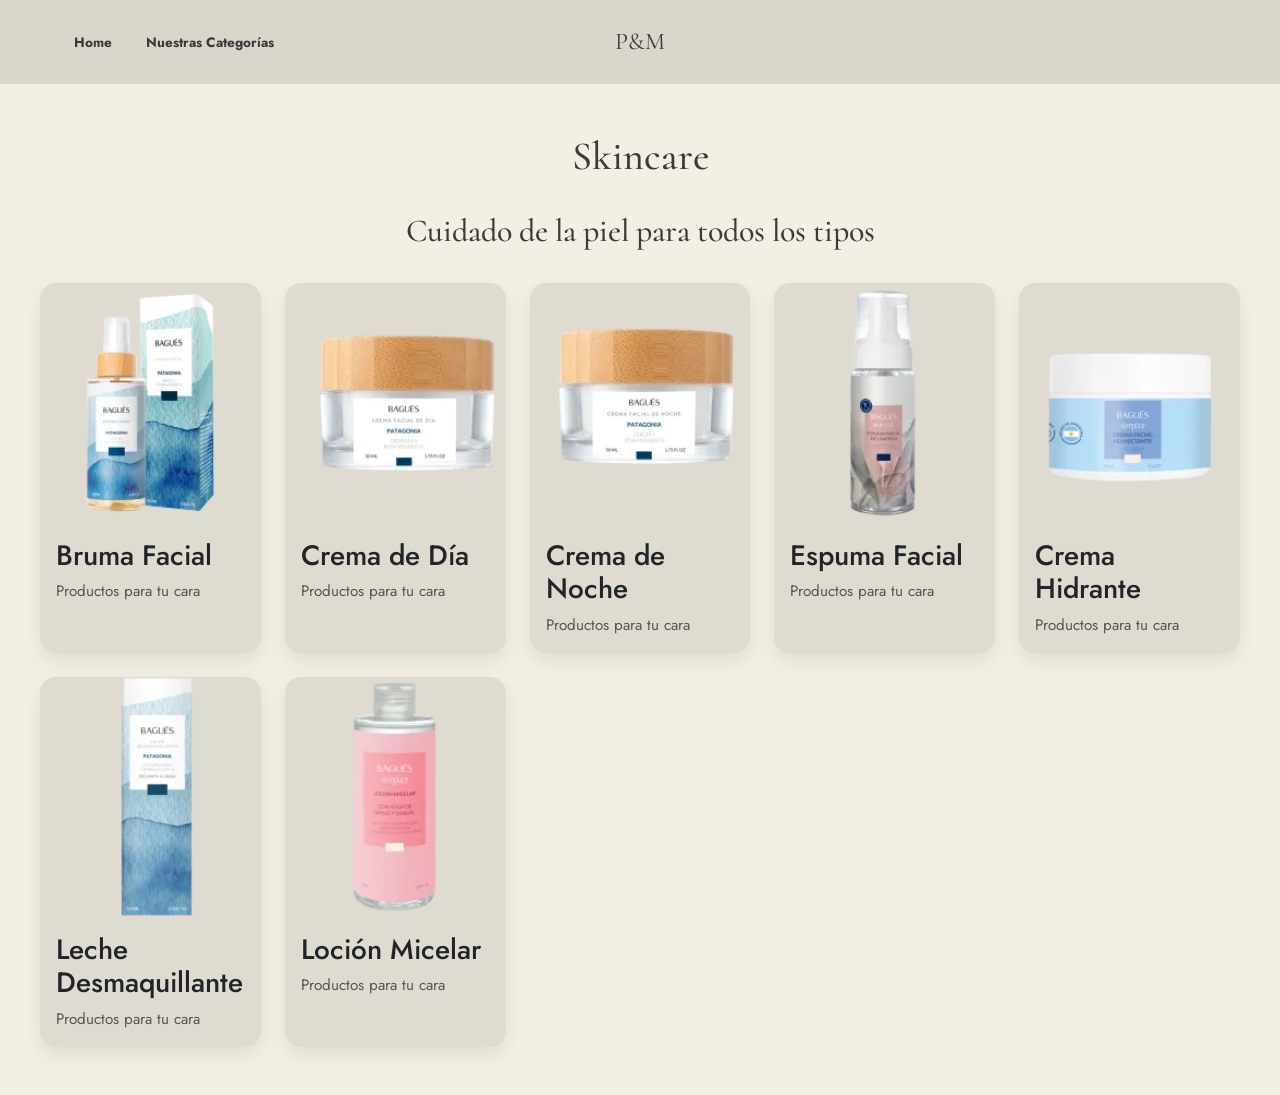
<file: pages/skincare.html>
<!DOCTYPE html>
<html lang="es">
<head>
    <meta charset="UTF-8">
    <meta name="viewport" content="width=device-width, initial-scale=1.0">
    <meta name="author" content="P&M">
    <link rel="preconnect" href="https://fonts.googleapis.com">
    <link rel="preconnect" href="https://fonts.gstatic.com" crossorigin>
    <link href="https://fonts.googleapis.com/css2?family=Black+Ops+One&family=Cormorant:ital,wght@0,300..700;1,300..700&family=Exo+2:ital,wght@0,100..900;1,100..900&display=swap" rel="stylesheet">
    <link rel="preconnect" href="https://fonts.googleapis.com">
    <link rel="preconnect" href="https://fonts.gstatic.com" crossorigin>
    <link href="https://fonts.googleapis.com/css2?family=Jost:ital,wght@0,100..900;1,100..900&display=swap" rel="stylesheet">
    <link href="https://cdn.jsdelivr.net/npm/bootstrap@5.3.3/dist/css/bootstrap.min.css" rel="stylesheet">
    <link rel="stylesheet" href="https://cdnjs.cloudflare.com/ajax/libs/font-awesome/6.5.2/css/all.min.css">
    <link rel="icon" type="image/x-icon" href="../assets/img/empresa/favicon_empresa.ico">
    <link rel="stylesheet" href="../assets/style.css">
    <title>P&M</title>
</head>
<body>
    <!--Extraido de Bootstraps, Navbar sin lista-->
    <nav class="navbar navbar-expand-lg barra-navegacion">
        <div class="container-fluid">
            <a class="logo-marca" href="#">P&M</a>
            <button class="navbar-toggler" type="button" data-bs-toggle="collapse" data-bs-target="#navbarNavAltMarkup" aria-controls="navbarNavAltMarkup" aria-expanded="false" aria-label="Toggle navigation">
                <span class="navbar-toggler-icon"></span>
            </button>
            <div class="collapse navbar-collapse justify-content-center" id="navbarNavAltMarkup">
                <div class="navbar-nav">
                    <a class="nav-link" aria-current="page" href="../index.html">Home</a>
                    <a class="nav-link" aria-current="page" href="categorias.html">Nuestras Categorías</a>
                </div>
            </div>
        </div>
    </nav>
    <section class="seccion-productos" id="productos">
        <h1>Skincare</h1>
        <h2>Cuidado de la piel para todos los tipos</h2>
        <div class="cuadricula-productos">
            <article class="tarjeta-producto">
                <img src="../assets/img/skincare/bruma_facial.webp" alt=" Skincare Bruma Facial" height="250" width="220">
                <div class="info-producto">
                    <h3>Bruma Facial</h3>
                    <p>Productos para tu cara</p>
                </div>
            </article>
            <article class="tarjeta-producto">
                <img src="../assets/img/skincare/crema_dia.webp" alt=" Skincare Crema de Día" height="250" width="220">
                <div class="info-producto">
                    <h3>Crema de Día</h3>
                    <p>Productos para tu cara</p>
                </div>
            </article>
            <article class="tarjeta-producto">
                <img src="../assets/img/skincare/crema_noche.webp" alt=" Skincare Crema de Noche" height="250" width="220">
                <div class="info-producto">
                    <h3>Crema de Noche</h3>
                    <p>Productos para tu cara</p>
                </div>
            </article>
            <article class="tarjeta-producto">
                <img src="../assets/img/skincare/espuma_facial.webp" alt=" Skincare Espuma Facial" height="250" width="220">
                <div class="info-producto">
                    <h3>Espuma Facial</h3>
                    <p>Productos para tu cara</p>
                </div>
            </article>
            <article class="tarjeta-producto">
                <img src="../assets/img/skincare/facial_humectante.webp" alt=" Skincare Crema Hidrante" height="250" width="220">
                <div class="info-producto">
                    <h3>Crema Hidrante</h3>
                    <p>Productos para tu cara</p>
                </div>
            </article>
            <article class="tarjeta-producto">
                <img src="../assets/img/skincare/leche_desmaquillante.webp" alt=" Skincare Leche Desmaquillante" height="250" width="220">
                <div class="info-producto">
                    <h3>Leche Desmaquillante</h3>
                    <p>Productos para tu cara</p>
                </div>
            </article>
            <article class="tarjeta-producto">
                <img src="../assets/img/skincare/locion_micelar.webp" alt=" Skincare Loción Micelar" height="250" width="220">
                <div class="info-producto">
                    <h3>Loción Micelar</h3>
                    <p>Productos para tu cara</p>
                </div>
            </article>
        </div>
    </section>
    <script src="https://cdn.jsdelivr.net/npm/bootstrap@5.3.3/dist/js/bootstrap.bundle.min.js"></script>
</body>
</html>
</file>
<file: assets/style.css>
body {
    background-color: #f3efe4; /*Defino el color de fondo base para todo el body de la pagina*/
    font-family: 'Jost', sans-serif; /*Como letra base va a usar Jost para todo lo que no este definido con su propia fuente*/
}
h1 {
    text-align: center;
    margin-bottom: 2rem; /*Separa las cajas de contenido del titulo*/
    color: #3b3b3b;
    font-family: 'Cormorant', sans-serif;
}
h2 {
    text-align: center;
    margin: 2rem auto 4rem; /*Separa las cajas de contenido del titulo*/
    color: #3b3b3b;
    font-family: 'Cormorant', sans-serif;
}
/*Agrega un padding al contenerdor de la navbar haciendo que se vea mejor y el texto mas centrado*/
.container-fluid {
    padding: 1rem; /*Crea un espacio de separacion entre el elemento y su propio borde*/
}
/*Barra de navegacion superior */
.barra-navegacion {
    position: sticky; /*Hace que la barra de navegacion se quede fija en la parte superior de la pantalla cuando se hace scroll*/
    top: 0; /*Se usa en conjunto con position: sticky para dejar fija la barra en la parte superior, indica que entre la barra y el contenido no hay espacio*/
    width: 100%; /*Define que la barra ocupe todo el ancho de la pantalla*/
    z-index: 1000; /*Mueve la barra por encima de otros elementos evitando superposicion*/
    background: #dad6cc; /*Cambia el color de fondo de la barra de navegacion para evitar confusiones y que resalte sobre el resto*/
}
/*Logo de la marca, ordena que en el logo de la barra de navegacion tenga estas caracteristicas*/
.barra-navegacion .logo-marca{
    color: #3b3b3b; /*Define el color del texto del logo*/
    font-family: 'Cormorant', sans-serif; /*Se redefine con la caracteristica del cascading la fuente de la letra*/
    font-size: 1.5rem; /*Se define el tamaño de la fuente usando rem para que en todo las pantallas tenga la misma apariencia*/
    text-decoration: none; /*Al ser un link posee texto azul y subrayado, esto lo desactiva*/
    position: relative; /*Se define la posicion relativa para poder usar el transform y centrar el logo en la barra de navegacion*/
    left: 50%; /*Se define su posicion al 50% del ancho de la pantalla desde la izquierda*/
    transform: translateX(-50%); /*Se usa transform ya que al usar de referencia el punto inferior izquierdo causa que se vea descentrado, esto arregla eso moviendo el logo al medio de su contenedor quedando centrado en la barra*/
    cursor: pointer; /*Cambia el cursor al pasar sobre el logo*/
    z-index: 1050; /*Sobrepone el logo sobre otros elementos incluido la navbar*/
}
/*Define el espaciado entre cada opcion de la barra y define que la barra ocupe todo el ancho de la pantalla*/
.barra-navegacion .navbar-nav {
    gap: 1.15rem; /*Define el espacio entre cada opcion de la barra de navegacion*/
    width: 100%; /*Indica que se estire a lo ancho de su contenedor que es mas pequeño que el de la navbar*/
}
/*Esta clase es la clase que modifica a los links, las opciones presentes en la barra. Define color, tamaño de fuente, el "peso" y la transicion*/
.barra-navegacion .nav-link {
    color: #3b3b3b; /*Define el color*/
    font-size: 0.85rem; /*Define el tamaño de la fuente*/
    font-weight: bold; /*Define el peso de la fuente, en este caso bold es negrita*/
    transition: color 0.2s ease, text-shadow 0.2s ease; /*Se define la transicion para el cambio de color y sombra del texto al posicionarse encima del mismo. Se usa en conjunto con el hover*/
}
/*Aca se define que pasa cuando se para sobre la opcion del menu*/
.barra-navegacion .nav-link:hover { /*Si el :hover tuviera un espacio afectaria a cada opcion por separado en vez de como un conjunto en caso de tener imagenes o algun otro elemento*/
    color: #3b3b3b; /*Define el color del texto al pasar el mouse sobre ella*/
    text-shadow: 0 0 10px #3b3b3b; /*Indica que pasa cuando se posa sobre ese boton, en este caso genera una sombra alrededor del texto*/
}
/*Menu hamburguesa, se define el color del borde*/
.barra-navegacion .navbar-toggler {
    border-color: #3b3b3b; /*Define el color del borde*/
}
/*Estilos del banner principal*/
/*Define la posicion y extension de la clase banner en si*/
.banner {
    position: relative; /*Se define la posicion relativa para poder usar el transform y centrar el contenido del banner*/
    width: 100%; /*Define que ocupe todo el ancho de la pantalla*/
    margin: 0; /*Define que no tenga margen, es decir, que no tenga espacio entre el borde de la pantalla y el banner*/
    padding: 0; /*Define que no tenga padding, es decir, que no tenga espacio entre el borde del banner y su contenido*/
    overflow: hidden; /*Evita que el contenido del banner se desborde de su contenedor, esto es util para que las imagenes no sobresalgan del banner*/
}
/*Define las caracteristicas de la imagen del banner*/
.banner img {
    display: block; /*Hace que la imagen se comporte como un bloque, es decir, que ocupe todo el ancho disponible y que no tenga espacio entre ella y otros elementos*/
    width: 100%; /*Define que ocupe todo el ancho de su contenedor*/
    height: auto; /*Define que la altura de la imagen se ajuste automaticamente al ancho de la misma, manteniendo la relacion de aspecto*/
    max-height: calc(100vh - 4rem); /*Es una funcion agregada de CSS que permite calcular tamaños con distintas unidades, en este caso calcua el 100% del alto de dispositivo y se le resta una medida fija esto se hace para que al entrar cargue la image desde donde termina la barra de navegacion hasta el borde inferior del dispositivo*/
    object-fit: cover; /*Le ordena al objeto que cubra el espacio disponible sin distorsionarse*/
    box-shadow: 0 12px 30px rgba(0, 0, 0, 0.35);
    filter: brightness(0.8); /*Reduce el brillo de la imagen para que las letras blancas sean legibles*/
}
.banner h1 {
    font-family: 'Cormorant', sans-serif; /*Define la fuente de la letra del texto importada de Google Fonts*/
    position: absolute; /*Se define una posicon absoluta asi el texto se posiciona sobre la imagen del banner y no se ve afectado por el flujo normal del documento*/
    top: 50%; /*Se centra verticalmente*/
    left: 50%; /*Se centra horizontalmente*/
    transform: translate(-50%, -50%); /*Al tomar como referencia el punto inferior izquierdo se desplaza la mitad de su ancho y altura para que quede centrado*/
    z-index: 2; /*Se define un z-index mayor al de la imagen para que el texto se vea por encima de la misma*/
    color: #ffffff; /*Define el color del texto*/
    text-align: center; /*Define que el texto se alinee al centro*/
    text-shadow: 0 4px 12px rgba(0, 0, 0, 0.7); /*Agrega una sombra al texto para mejorar la legibilidad sobre la imagen*/
}
/*Estilos de la seccion de contenidos */
.seccion-sobre-nosotros {
    padding: 4rem 1.5rem; /*Crea una separacion entre el contenido y su propia caja de contenido. El primer valor aplica ese padding arriba y abajo, el otro en izquierda y derecho*/
}
/*Este fragmento modifica la etiqueta h2 de la clase contenido */
.seccion-sobre-nosotros h2 {
    text-align: center; /*Alinea el texto al centro*/
    margin-bottom: 0.75rem; /*Toma un margen que separa lo que va abajo para darle espacio*/
    color: #3b3b3b; /*Selecciona el color del texto*/
    font-family: 'Cormorant', sans-serif; /*La fuente de la letra del texto importada de Google Fonts*/
    margin-top: 2rem; /*Toma un margen que separa lo que va arriba para darle espacio*/
}
.seccion-sobre-nosotros p {
    text-align: center; /*Alinea el texto al centro*/
    margin: 0 auto 1.5rem; /*Toma un margen que separa lo que va abajo para darle espacio*/
    color: #555; /*Selecciona el color del texto*/
    font-size: 1.25rem; /*Define el tamaño de la letra*/
    line-height: 1.6; /*Define la altura de la linea, es decir, el espacio entre cada linea de texto*/
    max-width: 75%; /*Define un ancho maximo para que no se vea tan largo el texto y sea mas facil de leer. Sin esto el auto del margin no funcionaria correctamente, ya uqe lo que hace el auto es que extiende maregenes laterales para que el texto quede centrado y para eso debe tener un ancho definido*/
}
/*Desde aca hasta modifica la seccion de productos, tanto las tarjetas como la fuente de las letras*/
.seccion-productos {
    padding: 3rem 1.5rem; /*Crea una separacion entre el contenido y su propia caja de contenido. El primer valor aplica ese padding arriba y abajo, el otro en izquierda y derecho*/
}
/*Cambia el estilo del h2 de la seccion de productos*/
.seccion-productos h2 {
    text-align: center;
    margin-bottom: 2rem; /*Separa las cajas de contenido del titulo*/
    color: #3b3b3b;
    font-family: 'Cormorant', sans-serif;
}
/*Este fragmento modifica el diseño de la cuadrícula de productos*/
.cuadricula-productos {
    display: grid; /*Convierte el contenedor en una cuadrícula con filas y columnas*/
    grid-template-columns: repeat(auto-fit, minmax(220px, 1fr)); /*Crea una cuadricula responsive que se adapta a la pantalla. El repeat indica que debe repetir este patron por cada columna, sin tener que escribir manualmente cada una. Auto-fit ajusta el numero de columans segun el ancho de la pantalla evitando que alguna no se dibuje o quede por la mitad. Minmax respresenta el minimo tamaño que debe tomar cada columna. Y fr significa el tamaño minimo, fr es fraccion unit que representa una faccion del espacio disponible en el contenedor, evitando desbordamientos*/
    gap: 1.5rem; /*Actua como un margen entre las cajas de productos*/
    max-width: 1200px; /*Setea un estiramiento maximo de 1200px, esto evita que al achicar la pantalla la estructura se desborde y rompa la estetica, pero a la vez, si alcanza ese ancho se detiene*/
    margin: 0 auto; /*Cuando supera los 1200px se detiene ahi y esto hace que el contenido quede centrado poniendo que no tenga margenes arriba y abajo y que se adapte al medio con el auto*/
    align-items: stretch; /*Define que las cajas ocupen todo el espacio disponible verticalmente cuando no hay una verticalidad definida*/
}
.tarjeta-producto {
    background: #dfdbd0; /*Define el color de fondo de las tarjetas de producto*/
    border-radius: 16px; /*Define el redondeo de las esquinas de las tarjetas de producto*/
    overflow: hidden; /*Evita que el contenido de la tarjeta se desborde de su contenedor, esto es util para que las imagenes no sobresalgan de la tarjeta*/
    box-shadow: 0 8px 20px rgba(0, 0, 0, 0.08); /*Define la sombra de la tarjeta, el primer valor es el desplazamiento horizontal, el segundo es el desplazamiento vertical y el tercero es el difuminado*/
    display: flex; /*Convierte la tarjeta en un contenedor flexible, esto permite que los elementos hijos se acomoden de manera flexible y responsiva*/
    flex-direction: column; /*Define que los elementos hijos se acomoden en una columna, es decir, uno debajo del otro*/
    height: 100%; /*Hace que la tarjeta ocupe todo el alto disponible en su contenedor, esto es util para que todas las tarjetas tengan la misma altura y se vean uniformes*/
}

.tarjeta-producto:hover { /*Si el :hover va con espacio entonces no afecta a toda la tarejta si no a cada hijo de la tarjeta*/
    transform: translateY(-5px); /*Se traslada 5px hacia arriba para hacer notar que se esta interactuando con ella*/
    box-shadow: 0 12px 25px rgba(0, 0, 0, 0.12); /*Crea una sombra para darle un efecto de elevación*/
}
/*Este fragmento modifica el diseño de la imagen dentro de cada tarjeta de producto*/
.tarjeta-producto img {
    width: 100%; /*Que ocupe todo el ancho disponible del contenedor*/
    height: 240px; /*Define una altura fija para que todas las imagenes tengan la misma altura y se vean uniformes*/
    object-fit: cover; /*Hace que la imagen se ajuste al contenedor sin distorsionarse, recortando lo que sobre si es necesario*/
    display: block; /*Hace que la imagen se comporte como un bloque, es decir, que ocupe todo el ancho disponible y que no tenga espacio entre ella y otros elementos*/
}
.tarjeta-producto a {
    text-decoration: none; /*Elimina el subrayado del texto del link*/
    color: inherit; /*Hace que el color del texto del link herede el color de su contenedor, evitando que se vea azul y subrayado*/
}
/*Este fragmento modifica el diseño de la información dentro de cada tarjeta de producto*/
.info-producto {
    padding: 1rem; /*Crea un espacio de separacion entre el contenido y su propio borde*/
    display: flex; /*Convierte el contenedor en un contenedor flexible, esto permite que los elementos hijos se acomoden de manera flexible y responsiva*/
    flex-direction: column; /*Define que los elementos hijos se acomoden en una columna, es decir, uno debajo del otro*/
    justify-content: flex-start; /*Alinea los elementos hijos al inicio del contenedor, es decir, hacia arriba*/
    flex: 1; /*Causa que los contenedores de información se expandan para llenar el espacio disponible haceindo que sean todos iguales*/
}
/*Este fragmento modifica el diseño del título dentro de cada tarjeta de producto*/
.product-info h3,
.product-info h4 {
    margin: 0 0 0.5rem; /*Agrega un espacio de separación entre el título y el contenido siguiente pero no en los costados*/
    color: #3b3b3b; /*Define el color del texto del título*/
    font-size: 1.1rem; /*Define el tamaño de la fuente del título*/
    
}
/*Este fragmento modifica el diseño de la descripción dentro de cada tarjeta de producto*/
.info-producto p {
    margin: 0; /*Elimina el margen por defecto del párrafo*/
    color: #555; /*Define el color del texto de la descripción*/
    font-size: 0.95rem; /*Define el tamaño de la fuente de la descripción*/
    line-height: 1.5; /*Define la altura de la línea, es decir, el espacio entre cada línea de texto de la descripción en caso de que ocupe mas de una línea*/
}

.tarjeta-mas-info {
    background: #dfdbd0; /*Define el color de fondo de las tarjetas de producto*/
    border-radius: 16px; /*Define el redondeo de las esquinas de las tarjetas de producto*/
    overflow: hidden; /*Evita que el contenido de la tarjeta se desborde de su contenedor, esto es util para que las imagenes no sobresalgan de la tarjeta*/
    box-shadow: 0 8px 20px rgba(0, 0, 0, 0.08); /*Define la sombra de la tarjeta, el primer valor es el desplazamiento horizontal, el segundo es el desplazamiento vertical y el tercero es el difuminado*/

    display: flex; /*Convierte la tarjeta en un contenedor flexible, esto permite que los elementos hijos se acomoden de manera flexible y responsiva*/
    flex-direction: column; /*Define que los elementos hijos se acomoden en una columna, es decir, uno debajo del otro*/
    align-items: center; /*Alinea el texto al centro*/
    justify-content: center; /*Alinea el contenido al centro*/
    text-align: center; /*Alinea el texto al centro*/
    height: 100%; /*Hace que la tarjeta ocupe todo el alto disponible en su contenedor, esto es util para que todas las tarjetas tengan la misma altura y se vean uniformes*/
}
.tarjeta-mas-info:hover { /*Si el :hover va con espacio entonces no afecta a toda la tarejta si no a cada hijo de la tarjeta*/
    transform: translateY(-5px); /*Se traslada 5px hacia arriba para hacer notar que se esta interactuando con ella*/
    box-shadow: 0 12px 25px rgba(0, 0, 0, 0.12); /*Crea una sombra para darle un efecto de elevación*/
}
.texto-mas-info h4 {
    color: #3b3b3b; /*Define el color del texto del título*/
    font-size: 2rem; /*Define el tamaño de la fuente del título*/
}
/*Este fragmento modifica el diseño de la descripción dentro de cada tarjeta de producto*/
.texto-mas-info p {
    margin: 0; /*Elimina el margen por defecto del párrafo*/
    color: #555; /*Define el color del texto de la descripción*/
    font-size: 1.25rem; /*Define el tamaño de la fuente de la descripción*/
    line-height: 1.5; /*Define la altura de la línea, es decir, el espacio entre cada línea de texto de la descripción en caso de que ocupe mas de una línea*/
}
.texto-mas-info .boton-mas {
    display: inline-block; /*Hace que el botón se comporte como un bloque en línea, es decir, que ocupe solo el espacio necesario y que pueda estar al lado de otros elementos*/
    padding: 0.5rem 1rem; /*Crea un espacio de separacion entre el contenido y su propio borde, el primer valor aplica arriba y abajo, el otro en izquierda y derecho*/
    background-color: #3b3b3b; /*Define el color de fondo del botón*/
    color: #ffffff; /*Define el color del texto del botón*/
    border-radius: 8px; /*Define el redondeo de las esquinas del botón*/
    text-decoration: none; /*Elimina el subrayado del texto del botón*/
    transition: background-color 0.2s ease, transform 0.2s ease; /*Define la transición para los cambios de color de fondo y transformación al pasar el mouse sobre el botón*/
    margin: 1rem; /*Crea un espacio de separacion entre el botón y el contenido superior*/
}
.redes-sociales {
    list-style: none; /*Elimina los puntos de la lista*/
    padding: 0; /*Elimina el padding de la lista*/
    margin: 0 auto; /*Elimina el margen de la lista y la centra horizontalmente*/
    max-width: 900px; /*Define un ancho máximo para la lista, evitando que se vea demasiado ancha en pantallas grandes*/
    width: 100%; /*Define que la lista ocupe todo el ancho disponible de su contenedor*/
    display: flex; /*Convierte la lista en un contenedor flexible, esto permite que los elementos hijos se acomoden de manera flexible y responsiva*/
    flex-direction: column; /*Define que los elementos hijos se acomoden en una columna, es decir, uno debajo del otro*/
    align-items: center; /*Alinea los elementos hijos al centro del contenedor*/
    justify-content: center; /*Alinea los elementos hijos al centro del contenedor*/
    gap: 1rem; /*Define un espacio de separación entre los elementos hijos*/
    margin-bottom: 5rem; /*Crea un espacio de separacion entre el contenido y su propio borde, en este caso abajo*/
}
.redes-sociales-item {
    width: 100%; /*Define que el elemento ocupe todo el ancho disponible de su contenedor*/
    max-width: 520px; /*Define un ancho máximo para el elemento, evitando que se vea demasiado ancho en pantallas grandes*/
    display: grid; /*Convierte el elemento en una cuadrícula, esto permite que los elementos hijos se acomoden de manera flexible y responsiva*/
    grid-template-columns: 70px 1fr; /*Define que la cuadrícula tenga dos columnas, la primera de 70px y la segunda que ocupe el resto del espacio disponible*/
    align-items: center; /*Alinea los elementos hijos al centro de la cuadrícula*/
    gap: 1rem; /*Define un espacio de separación entre los elementos hijos*/
}
.logo-red-social {
    width: 64px; /*Define el ancho del logo de la red social*/
    height: 64px; /*Define la altura del logo de la red social*/
    display: flex; /*Convierte el logo en un contenedor flexible, esto permite que los elementos hijos se acomoden de manera flexible y responsiva*/
    align-items: center; /*Alinea los elementos hijos al centro del contenedor*/
    justify-content: center; /*Alinea los elementos hijos al centro del contenedor*/
    background: #dad6cc; /*Define el color de fondo del logo de la red social*/
    border-radius: 50%; /*Define que el logo de la red social tenga forma circular*/
    color: #3b3b3b; /*Define el color del icono de la red social*/
    font-size: 2rem; /*Define el tamaño del icono de la red social*/
    text-decoration: none; /*Elimina el subrayado del icono de la red social*/
    transition: transform 0.2s ease, box-shadow 0.2s ease; /*Define la transición para los cambios de transformación y sombra al pasar el mouse sobre el logo de la red social*/
}
.logo-red-social:hover {
    transform: scale(1.08); /*Hace que el logo de la red social se agrande ligeramente al pasar el mouse sobre él*/
    box-shadow: 0 8px 18px rgba(0, 0, 0, 0.1); /*Agrega una sombra al logo de la red social al pasar el mouse sobre él*/
}
.redes-sociales-item p {
    margin: 0; /*Elimina el margen por defecto del párrafo*/
    padding: 0; /*Elimina el padding por defecto del párrafo*/
    color: #3b3b3b; /*Define el color del texto de la red social*/
    font-size: 1.25rem; /*Define el tamaño de la fuente del texto de la red social*/
    line-height: 1.5; /*Define la altura de la línea, es decir, el espacio entre cada línea de texto de la red social en caso de que ocupe mas de una línea*/
    text-align: center; /*Alinea el texto de la red social al centro*/
    justify-content: center; /*Alinea los elementos hijos al centro del contenedor*/
}
.contenido-footer {
    background-color: #dad6cc; /*Define el color de fondo del footer*/
    padding: 1rem 1rem; /*Crea un espacio de separacion entre el contenido y su propio borde, el primer valor aplica arriba y abajo, el otro en izquierda y derecho*/
    font-family: 'Jost', sans-serif; /*Define la fuente de la letra del texto importada de Google Fonts*/
    font-size: 0.85rem; /*Define el tamaño de la fuente del texto del footer*/
    color: #3b3b3b; /*Define el color del texto del footer*/
}
.seccion-preguntas {
    padding: 3rem 1.5rem; /*Crea una separacion entre el contenido y su propia caja de contenido. El primer valor aplica ese padding arriba y abajo, el otro en izquierda y derecho*/
}
/*Cambia el estilo del h2 de la seccion de productos*/
.seccion-preguntas h2 {
    text-align: center;
    margin-bottom: 2rem; /*Separa las cajas de contenido del titulo*/
    color: #3b3b3b;
    font-family: 'Cormorant', sans-serif;
}
.item-pregunta {
    background-color: #ede7d9;
}
.texto-pregunta {
    font-family: 'Cormorant', sans-serif;
    font-size: 1.5rem;
}
.info-pregunta {
    font-family: 'Jost', sans-serif;
    font-size: 0.75rem;
}
.link-form a {
    text-decoration: none;
    font-weight: bold;
}
.contenedor-form {
    width: 90%;          /* Ocupa casi toda la pantalla dejando un 5% de margen a cada lado */
    margin: 2rem auto;   /* Lo centra horizontalmente de forma natural sin deformar el botón */
    display: flex;
    flex-direction: column;
}
.contenedor-form textarea {
    width: 100%;         /* Hace que el cuadro de texto se estire al 100% de .contenedor-form */
    box-sizing: border-box; /* Evita que el padding haga que se pase de los bordes */
}
.form-pregunta .btn {
    margin-left: 2rem;
    font-family: 'Jost', sans-serif;
    font-size: 1rem;
    font-weight: 500;
    color: #ffffff;               /* Texto blanco */
    background-color: #8c7a6b;    /* Tono crema/topo oscuro que combina con el fondo */
    border: none;
    border-radius: 25px;          /* Bordes bien redondeados (puedes usar 8px si lo prefieres menos píldora) */
    padding: 0.6rem 2rem;         /* Tamaño cómodo del botón */
    cursor: pointer;
    transition: background-color 0.3s ease;
}
.form-pregunta .btn:hover {
    background-color: #706053;
}
</file>
